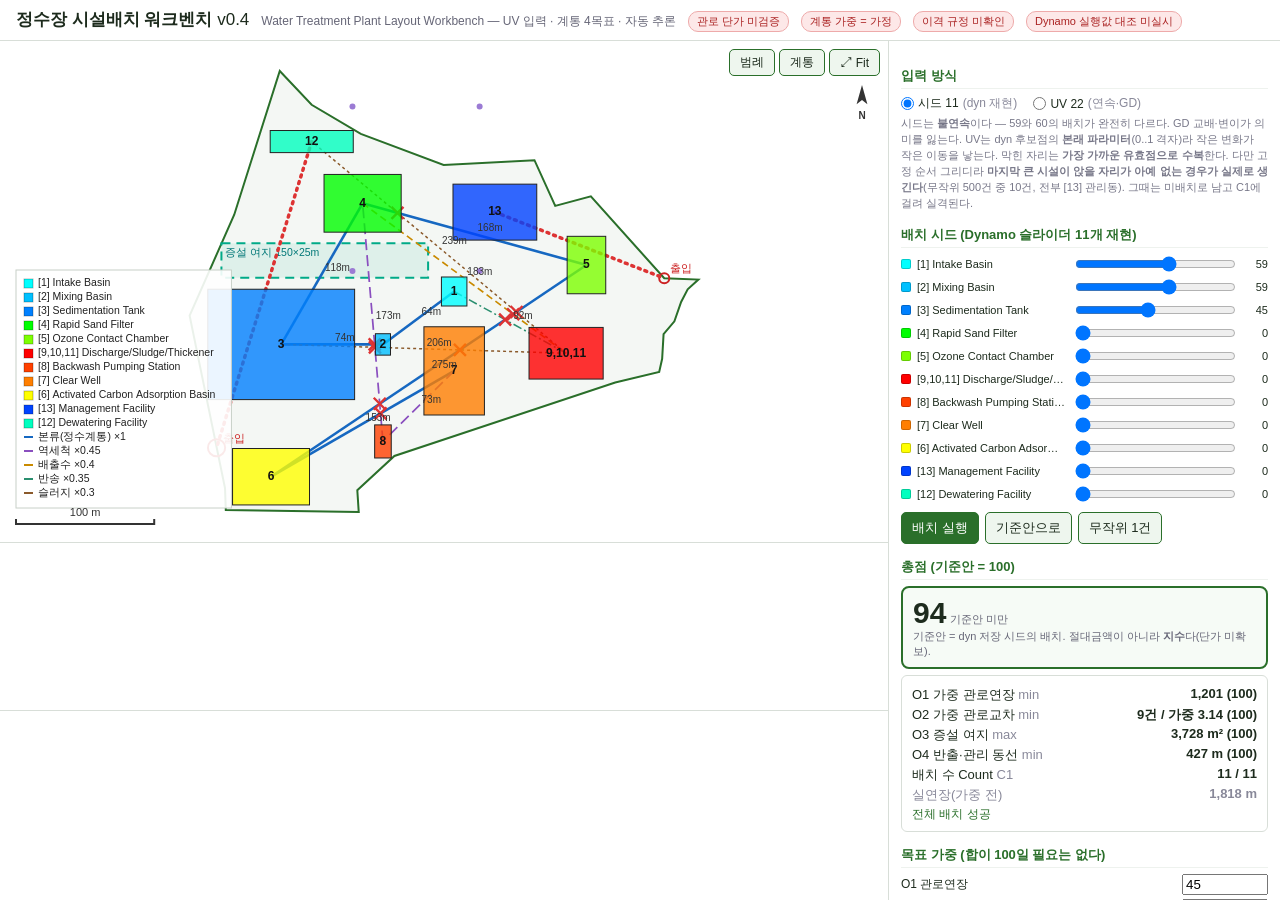
<file: 03_web-workbench/index.html>
<!DOCTYPE html>
<html lang="ko">
<head>
<meta charset="utf-8">
<meta name="viewport" content="width=device-width, initial-scale=1">
<title>정수장 시설배치 워크벤치 v0.4 — WTP Layout Workbench</title>
<style>
  :root { --bg:#ffffff; --ink:#1d2b1d; --line:#d8ded8; --accent:#2a6f2a; }
  * { box-sizing: border-box; }
  html, body { height:100%; }
  body { margin:0; font-family:"Malgun Gothic","Segoe UI",sans-serif; background:var(--bg); color:var(--ink);
         display:flex; flex-direction:column; overflow:hidden; }
  header { flex:0 0 auto; padding:8px 16px; border-bottom:1px solid var(--line); display:flex; align-items:baseline; gap:12px; flex-wrap:wrap; }
  header h1 { font-size:17px; margin:0; }
  header .sub { color:#667; font-size:12px; }
  .badge { font-size:11px; padding:2px 8px; border-radius:10px; background:#fde8e8; color:#a22; border:1px solid #eaa; }
  main { flex:1 1 auto; min-height:0; display:grid; grid-template-columns: 1fr 392px; gap:0; }
  #left { display:flex; flex-direction:column; min-width:0; min-height:0; }
  /* 캔버스는 절대배치로 분리 — width/height 속성 변경이 레이아웃을 다시 키우는 되먹임(상하 밀림) 차단 */
  #planWrap { flex:1 1 auto; min-height:120px; position:relative; overflow:hidden; }
  #plan { position:absolute; inset:0; width:100%; height:100%; display:block; cursor:grab; }
  #plan.panning { cursor:grabbing; }
  #plan.movebox { cursor:move; }
  #planTools { position:absolute; top:8px; right:8px; z-index:2; display:flex; gap:4px; }
  #planTools button { padding:4px 10px; font-size:12px; }
  #pcWrap { flex:0 0 168px; position:relative; border-top:1px solid var(--line); }
  #pcplot { position:absolute; inset:0; width:100%; height:100%; display:block; cursor:crosshair; }
  #galleryWrap { flex:0 0 190px; border-top:1px solid var(--line); overflow-x:auto; overflow-y:hidden;
                 display:flex; align-items:stretch; padding:6px; gap:6px; }
  #gallery { display:flex; gap:6px; }
  .card { border:1px solid var(--line); border-radius:6px; padding:4px; cursor:pointer; background:#fff;
          display:flex; flex-direction:column; align-items:center; font-size:11px; }
  .card:hover { border-color:var(--accent); }
  .card.sel { outline:2px solid #d33; }
  .card.pareto { border-color:#c98a00; background:#fffbf0; }
  .card.disq { opacity:.55; background:#f7f7f7; }
  .card .meta { line-height:1.35; text-align:center; }
  #panel { border-left:1px solid var(--line); padding:12px; overflow-y:auto; font-size:13px; }
  #panel h2 { font-size:13px; margin:14px 0 6px; color:var(--accent); border-bottom:1px solid #eef2ee; padding-bottom:3px; }
  .srow { display:flex; align-items:center; gap:6px; margin:3px 0; }
  .srow label { flex:0 0 150px; font-size:11px; white-space:nowrap; overflow:hidden; text-overflow:ellipsis; }
  .srow input[type=range] { flex:1; min-width:60px; }
  .srow .val { flex:0 0 24px; text-align:right; font-size:11px; }
  .chip { width:10px; height:10px; border-radius:2px; border:1px solid #0003; flex:0 0 10px; }
  /* UV 입력 — 박스마다 2줄 */
  .uvbox { border:1px solid #eef2ee; border-radius:5px; padding:4px 6px; margin:4px 0; }
  .uvhead { display:flex; align-items:center; gap:6px; font-size:11px; }
  .uvhead .nm { flex:1; white-space:nowrap; overflow:hidden; text-overflow:ellipsis; }
  .uvhead .rot { font-size:10px; color:#667; display:flex; align-items:center; gap:2px; }
  .uvline { display:flex; align-items:center; gap:4px; margin-top:2px; }
  .uvline span.k { font-size:10px; color:#778; width:9px; }
  .uvline input[type=range] { flex:1; min-width:40px; }
  .uvline input[type=number] { width:52px; font-size:11px; }
  .prow { display:flex; align-items:center; gap:6px; margin:4px 0; }
  .prow label { flex:1; font-size:12px; }
  .prow input, .prow select { width:86px; }
  .prow input[type=checkbox] { width:auto; }
  /* 입력 방식 라디오 — .prow의 label{flex:1}을 쓰면 두 줄로 찢어진다(헤드리스 캡처에서 실검출) */
  .moderow { display:flex; gap:16px; align-items:center; margin:4px 0; }
  .moderow label { display:flex; align-items:center; gap:4px; font-size:12px; white-space:nowrap; }
  .moderow input[type=radio] { width:auto; margin:0; }
  button { padding:6px 10px; border:1px solid var(--accent); background:#eef6ee; color:var(--ink);
           border-radius:5px; cursor:pointer; font-size:13px; }
  button:hover { background:#dfeedf; }
  button.primary { background:var(--accent); color:#fff; }
  button.small { padding:4px 8px; font-size:12px; }
  button:disabled { opacity:.5; cursor:default; }
  .outbox { border:1px solid var(--line); border-radius:6px; padding:8px 10px; margin-top:6px; }
  .outbox .row { display:flex; justify-content:space-between; margin:2px 0; }
  .outbox .row b { font-variant-numeric: tabular-nums; }
  .totalbox { border:2px solid var(--accent); border-radius:8px; padding:8px 10px; margin-top:6px; background:#f6fbf6; }
  .totalbox .big { font-size:30px; font-weight:700; font-variant-numeric:tabular-nums; line-height:1.1; }
  .totalbox .big.disq { color:#a22; font-size:20px; }
  .totalbox .cap { font-size:11px; color:#667; }
  .warn { color:#a22; font-size:12px; }
  .ok { color:#2a6f2a; }
  .bad { color:#a22; }
  .dim { color:#889; }
  .hint { font-size:11px; color:#778; margin:4px 0 0; line-height:1.45; }
  footer.note { font-size:11px; color:#778; line-height:1.5; margin-top:14px; border-top:1px dashed var(--line); padding-top:8px; }
  /* 추론 */
  #reason .sec { border:1px solid var(--line); border-radius:6px; margin:6px 0; overflow:hidden; }
  #reason .sec > summary { cursor:pointer; padding:5px 8px; font-size:12px; font-weight:600; background:#f5f8f5; list-style:none; }
  #reason .sec > summary::-webkit-details-marker { display:none; }
  #reason .sec > summary::before { content:"▸ "; color:#789; }
  #reason .sec[open] > summary::before { content:"▾ "; }
  #reason .sec.bad > summary { background:#fdecec; color:#a22; }
  #reason .body { padding:6px 9px; font-size:11.5px; line-height:1.6; }
  #reason .body p { margin:3px 0; }
  #reason table { width:100%; border-collapse:collapse; font-size:11px; }
  #reason th, #reason td { border-bottom:1px solid #eef2ee; padding:2px 3px; text-align:right; }
  #reason th:first-child, #reason td:first-child { text-align:left; }
  #reason th { color:#667; font-weight:600; }
  #optlog { height:132px; overflow-y:auto; border:1px solid var(--line); border-radius:5px; padding:5px 7px;
            font-size:10.5px; line-height:1.55; background:#fcfdfc; font-variant-numeric:tabular-nums; }
  #optlog .acc { color:#1a5c1a; }
  #optlog .hd { color:#667; }
  @media (max-width: 980px) { body { overflow:auto; } main { grid-template-columns: 1fr; }
    #planWrap { min-height:320px; } #panel { border-left:none; border-top:1px solid var(--line); } }
</style>
</head>
<body>
<header>
  <h1>정수장 시설배치 워크벤치 <span style="font-weight:normal">v0.4</span></h1>
  <span class="sub">Water Treatment Plant Layout Workbench — UV 입력 · 계통 4목표 · 자동 추론</span>
  <span class="badge">관로 단가 미검증</span>
  <span class="badge">계통 가중 = 가정</span>
  <span class="badge">이격 규정 미확인</span>
  <span class="badge">Dynamo 실행값 대조 미실시</span>
</header>
<main>
  <div id="left">
    <div id="planWrap">
      <canvas id="plan" title="휠=줌 · 드래그=이동 · (UV 모드) 박스를 끌면 그 시설의 UV가 바뀐다"></canvas>
      <div id="planTools">
        <button id="btnLegend" title="시설 범례 표시/숨김">범례</button>
        <button id="btnLayers" title="계통·증설·동선 표시 전환">계통</button>
        <button id="btnFit" title="형상을 화면에 맞춤 (휠 줌·드래그 이동 후 복귀)">⤢ Fit</button>
      </div>
    </div>
    <div id="pcWrap">
      <canvas id="pcplot" title="평행좌표 — 축 위를 세로로 드래그하면 그 범위만 남는다(브러시). 축을 클릭하면 해제."></canvas>
    </div>
    <div id="galleryWrap"><div id="gallery"></div></div>
  </div>
  <div id="panel">

    <h2>입력 방식</h2>
    <div class="moderow">
      <label><input type="radio" name="mode" id="modeSeed" value="seed" checked> 시드 11 <span class="dim">(dyn 재현)</span></label>
      <label><input type="radio" name="mode" id="modeUv" value="uv"> UV 22 <span class="dim">(연속·GD)</span></label>
    </div>
    <p class="hint" id="modeHint">시드는 <b>불연속</b>이다 — 59와 60의 배치가 완전히 다르다. GD 교배·변이가 의미를 잃는다.
      UV는 dyn 후보점의 <b>본래 파라미터</b>(0..1 격자)라 작은 변화가 작은 이동을 낳는다.
      막힌 자리는 <b>가장 가까운 유효점으로 수복</b>한다. 다만 고정 순서 그리디라 <b>마지막 큰 시설이 앉을 자리가 아예 없는 경우가 실제로 생긴다</b>(무작위 500건 중 10건, 전부 [13] 관리동). 그때는 미배치로 남고 C1에 걸려 실격된다.</p>

    <h2 id="inTitle">배치 시드 (Dynamo 슬라이더 11개 재현)</h2>
    <div id="sliders"></div>
    <div id="uvinputs" style="display:none"></div>
    <div style="display:flex; gap:6px; margin-top:8px; flex-wrap:wrap">
      <button id="btnRun" class="primary">배치 실행</button>
      <button id="btnReset">기준안으로</button>
      <button id="btnRandom">무작위 1건</button>
    </div>

    <h2>총점 (기준안 = 100)</h2>
    <div class="totalbox">
      <div><span class="big" id="outTotal">–</span> <span class="cap" id="outTotalCap"></span></div>
      <div class="cap" id="outTotalSub">기준안 = dyn 저장 시드의 배치. 절대금액이 아니라 <b>지수</b>다(단가 미확보).</div>
    </div>
    <div class="outbox">
      <div class="row"><span>O1 가중 관로연장 <span class="dim">min</span></span><b id="outO1">–</b></div>
      <div class="row"><span>O2 가중 관로교차 <span class="dim">min</span></span><b id="outO2">–</b></div>
      <div class="row"><span>O3 증설 여지 <span class="dim">max</span></span><b id="outO3">–</b></div>
      <div class="row"><span>O4 반출·관리 동선 <span class="dim">min</span></span><b id="outO4">–</b></div>
      <div class="row"><span>배치 수 Count <span class="dim">C1</span></span><b id="outCount">–</b></div>
      <div class="row"><span class="dim">실연장(가중 전)</span><b id="outRaw" class="dim">–</b></div>
      <div id="outFailed" class="ok" style="font-size:12px"></div>
    </div>

    <h2>목표 가중 (합이 100일 필요는 없다)</h2>
    <div class="prow"><label>O1 관로연장</label><input id="wO1" type="number" min="0" max="100" step="5" value="45"></div>
    <div class="prow"><label>O2 관로교차</label><input id="wO2" type="number" min="0" max="100" step="5" value="15"></div>
    <div class="prow"><label>O3 증설 여지</label><input id="wO3" type="number" min="0" max="100" step="5" value="20"></div>
    <div class="prow"><label>O4 반출·동선</label><input id="wO4" type="number" min="0" max="100" step="5" value="20"></div>
    <div class="prow"><label>감점 C5 역행 1건당</label><input id="pRev" type="number" min="0" max="50" step="1" value="3"></div>
    <div class="prow"><label>감점 C6 이격미달 1건당</label><input id="pHaz" type="number" min="0" max="50" step="1" value="5"></div>

    <h2>계통·평가 설정</h2>
    <div class="prow"><label>연결망</label>
      <select id="netSel">
        <option value="v2">계통 v2 (L1~L12+동선)</option>
        <option value="dyn">dyn 원본 8쌍</option>
      </select></div>
    <div class="prow"><label>길이 측정</label>
      <select id="measure">
        <option value="center">중심간 (dyn 재현)</option>
        <option value="edge">면-사이 (실관로에 가까움)</option>
      </select></div>
    <div class="prow"><label>증설 판정 격자 N</label><input id="expGridN" type="number" min="24" max="128" step="8" value="64"></div>
    <div class="prow"><label>C6 안전이격 임계 (m)</label><input id="hazMin" type="number" min="0" step="10" placeholder="미설정"></div>
    <p class="hint">계통 v2 = 본류 6 + 역세 2 + 배출수·슬러지 3 + 반송 1 + 동선 2.
      dyn 8쌍에는 <b>[8] 역세척펌프장과 [13] 관리동이 없어</b> 두 시설이 어디에 놓이든 점수가 변하지 않는다.
      계통 v2로 바꾸면 11개 시설 전부가 채점에 참여한다.</p>

    <h2>배치 파라미터</h2>
    <div class="prow"><label>후보점 그리드 N×N (dyn: 51)</label><input id="gridN" type="number" min="11" max="101" step="2" value="51"></div>
    <div class="prow"><label>제외영역 이격 (m, dyn: 10~15)</label><input id="clearance" type="number" min="0" max="50" step="1" value="10"></div>
    <div class="prow"><label>90° 회전 허용 <span class="dim">(UV 모드)</span></label><input id="allowRot" type="checkbox"></div>
    <div class="prow"><label>비용 단가 (원/m) <span class="warn">미검증</span></label><input id="costRate" type="number" min="0" step="100" value="1"></div>

    <h2>대안 탐색 (GD Randomize 재현)</h2>
    <div class="prow"><label>생성 개수</label><input id="altCount" type="number" min="1" max="200" value="30"></div>
    <div class="prow"><label>탐색 시드 <span class="dim">(재현용)</span></label><input id="searchSeed" type="number" min="0" step="1" value="1"></div>
    <div class="prow"><label>정렬</label>
      <select id="sortKey">
        <option value="total">총점↑</option>
        <option value="o1">O1 관로연장↓</option>
        <option value="o3">O3 증설여지↑</option>
        <option value="o4">O4 동선↓</option>
        <option value="count">Count↓</option>
      </select>
    </div>
    <button id="btnGen" class="primary" style="width:100%; margin-top:4px">대안 생성 → 갤러리·평행좌표</button>

    <h2>자동 개선 — 스스로 고쳐 가는 과정</h2>
    <div class="prow"><label>반복 수</label><input id="optIters" type="number" min="20" max="4000" step="20" value="400"></div>
    <div class="prow"><label>시작 보폭 (UV)</label><input id="optStep" type="number" min="0.02" max="0.5" step="0.02" value="0.14"></div>
    <div style="display:flex; gap:6px; flex-wrap:wrap; margin-bottom:6px">
      <button id="btnOpt" class="primary">▶ 자동 개선 시작</button>
      <button id="btnOptStop" disabled>■ 정지</button>
      <button id="btnOptBest" disabled>최고안 적용</button>
    </div>
    <div id="optlog"><span class="hd">아직 돌리지 않았다. 시작하면 <b>받아들인 수(手)</b>마다 무엇을 왜 바꿨는지 한 줄씩 쌓인다.</span></div>
    <p class="hint">UV 모드에서만 동작한다(시드는 연속이 아니라 언덕오르기가 성립하지 않는다).
      수(手)는 셋이다 — <b>이동</b>(한 시설 흔들기) · <b>교환</b>(두 시설 자리 맞바꾸기) · <b>회전</b>(90°).
      총점이 오를 때만 받아들이고, 보폭은 갈수록 줄인다.
      <b>언덕오르기라 전역 최적을 보장하지 않는다</b> — 시작점을 바꿔 두세 번 돌려 비교하라.</p>

    <h2>추론 — 왜 이 점수인가</h2>
    <div id="reason"></div>

    <h2>대안 걸러보기 (GD Outcome 필터 재현)</h2>
    <div class="prow"><label><input id="paretoOnly" type="checkbox"> 파레토 대안만 보기</label></div>
    <div class="prow"><label><input id="hideDisq" type="checkbox" checked> 실격 대안 숨기기</label></div>
    <div class="prow"><label><input id="showInputAxes" type="checkbox"> 평행좌표에 입력축도 표시</label></div>
    <div class="prow"><label>표시 중</label><b id="filterCount" style="font-variant-numeric:tabular-nums">–</b></div>
    <button id="btnClearBrush" class="small" style="width:100%">평행좌표 필터 전체 해제</button>
    <p class="hint"><b>평행좌표 축을 세로로 드래그</b>하면 그 구간의 대안만 남는다(브러시 필터). 축을 <b>클릭</b>하면 풀린다.<br>
      파레토 = <b>O1↓ O2↓ O3↑ O4↓ 네 축 동시</b>로 다른 어떤 대안에도 지지 않는 대안(비지배해). 갤러리에서 노란 테두리 + ★.</p>

    <h2>내보내기 (→ Dynamo 재입력 / 보고서)</h2>
    <div style="display:flex; gap:6px; flex-wrap:wrap">
      <button id="btnCsv" class="small">대안표 CSV</button>
      <button id="btnJson" class="small">선택 대안 JSON</button>
      <button id="btnPng" class="small">평면 PNG</button>
      <button id="btnReport" class="small">추론 리포트 MD</button>
      <button id="btnLink" class="small">퍼머링크 복사</button>
    </div>
    <p class="hint" id="exportMsg">CSV = 표시 중인 대안 전부(입력 + O1~O4 + 총점 + 파레토/실격).
      JSON = 선택 대안 1건의 박스 중심좌표(mm)·링크·목표·제약까지 — Dynamo에 좌표로 되먹일 수 있는 형식.
      MD = 지금 추론 패널 내용을 그대로 문서로. 퍼머링크 = 현재 입력·설정이 담긴 URL.</p>

    <footer class="note">
      데이터: Dynamo 그래프 <i>2500726 정수장 python 최적화 v1.dyn</i>의 Remember 캐시 직독
      (대지경계·시설 박스 11종·출입). 시설명은 AU 2025 발표
      <i>Water Treatment Plant Design with Generative Design</i> 기준. 교육용 샘플이며 실제 시설이 아님.<br>
      ★계통 v2(L1~L12)는 dyn·PPT 어디에도 없는 링크 4건을 <b>공정 지식으로 추가한 가정</b>이다
      (역세 2·반송 1·착수정→혼화 1). 계통별 가중·안전이격·최소이격 수치도 <b>미검증 가정</b>이며,
      실단가·규정 원문 입수 시 교체해야 한다. 자세한 근거는 <i>docs/optimization-plan_v04.md</i>.<br>
      ★사양 이식 한계: Dynamo List.Shuffle은 시드가 없어 실행마다 다르다. 여기서는 결정적 셔플로
      대체했으므로 같은 시드는 항상 같은 배치를 낸다. Dynamo 실행값과의 수치 대조는 미실시.
    </footer>
  </div>
</main>
<script src="js/data.js?v=0.4"></script>
<script src="js/network.js?v=0.4"></script>
<script src="js/engine.js?v=0.4"></script>
<script src="js/score.js?v=0.4"></script>
<script src="js/reason.js?v=0.4"></script>
<script src="js/app.js?v=0.4"></script>
</body>
</html>
</file>
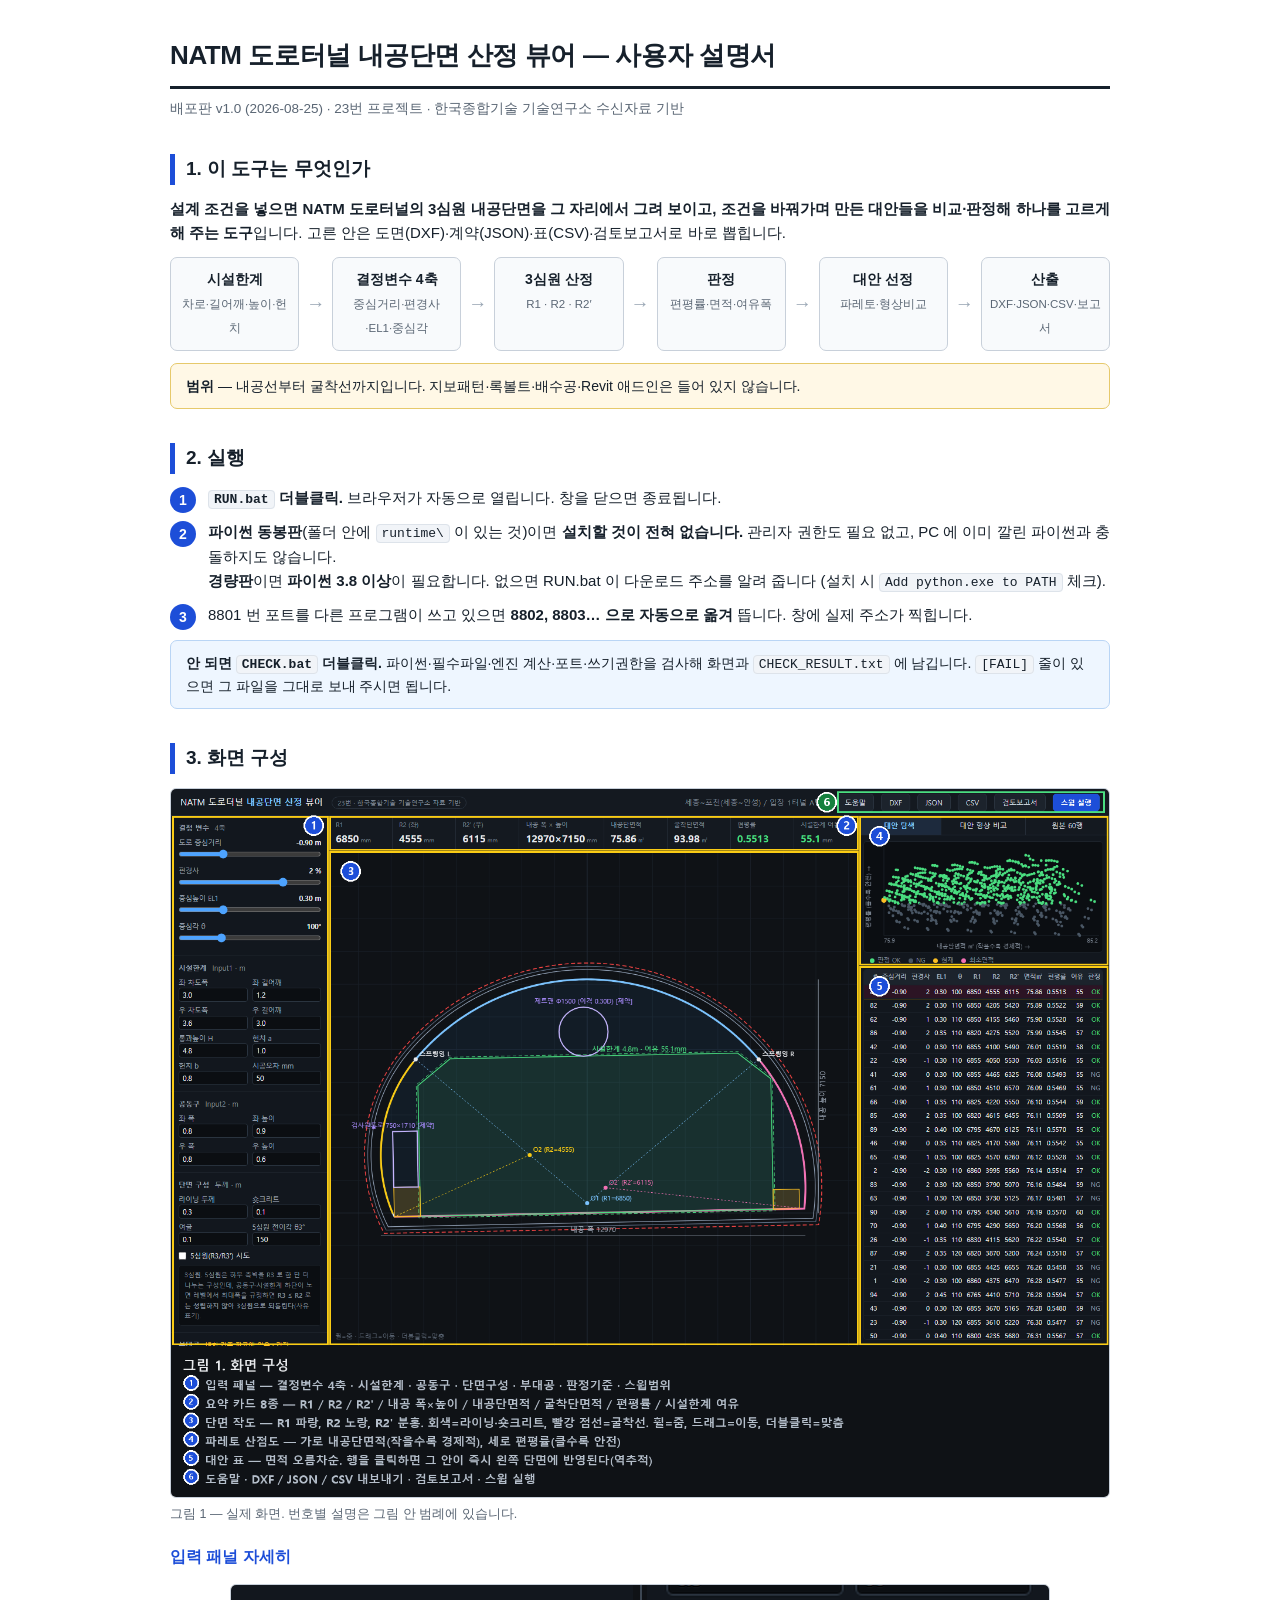
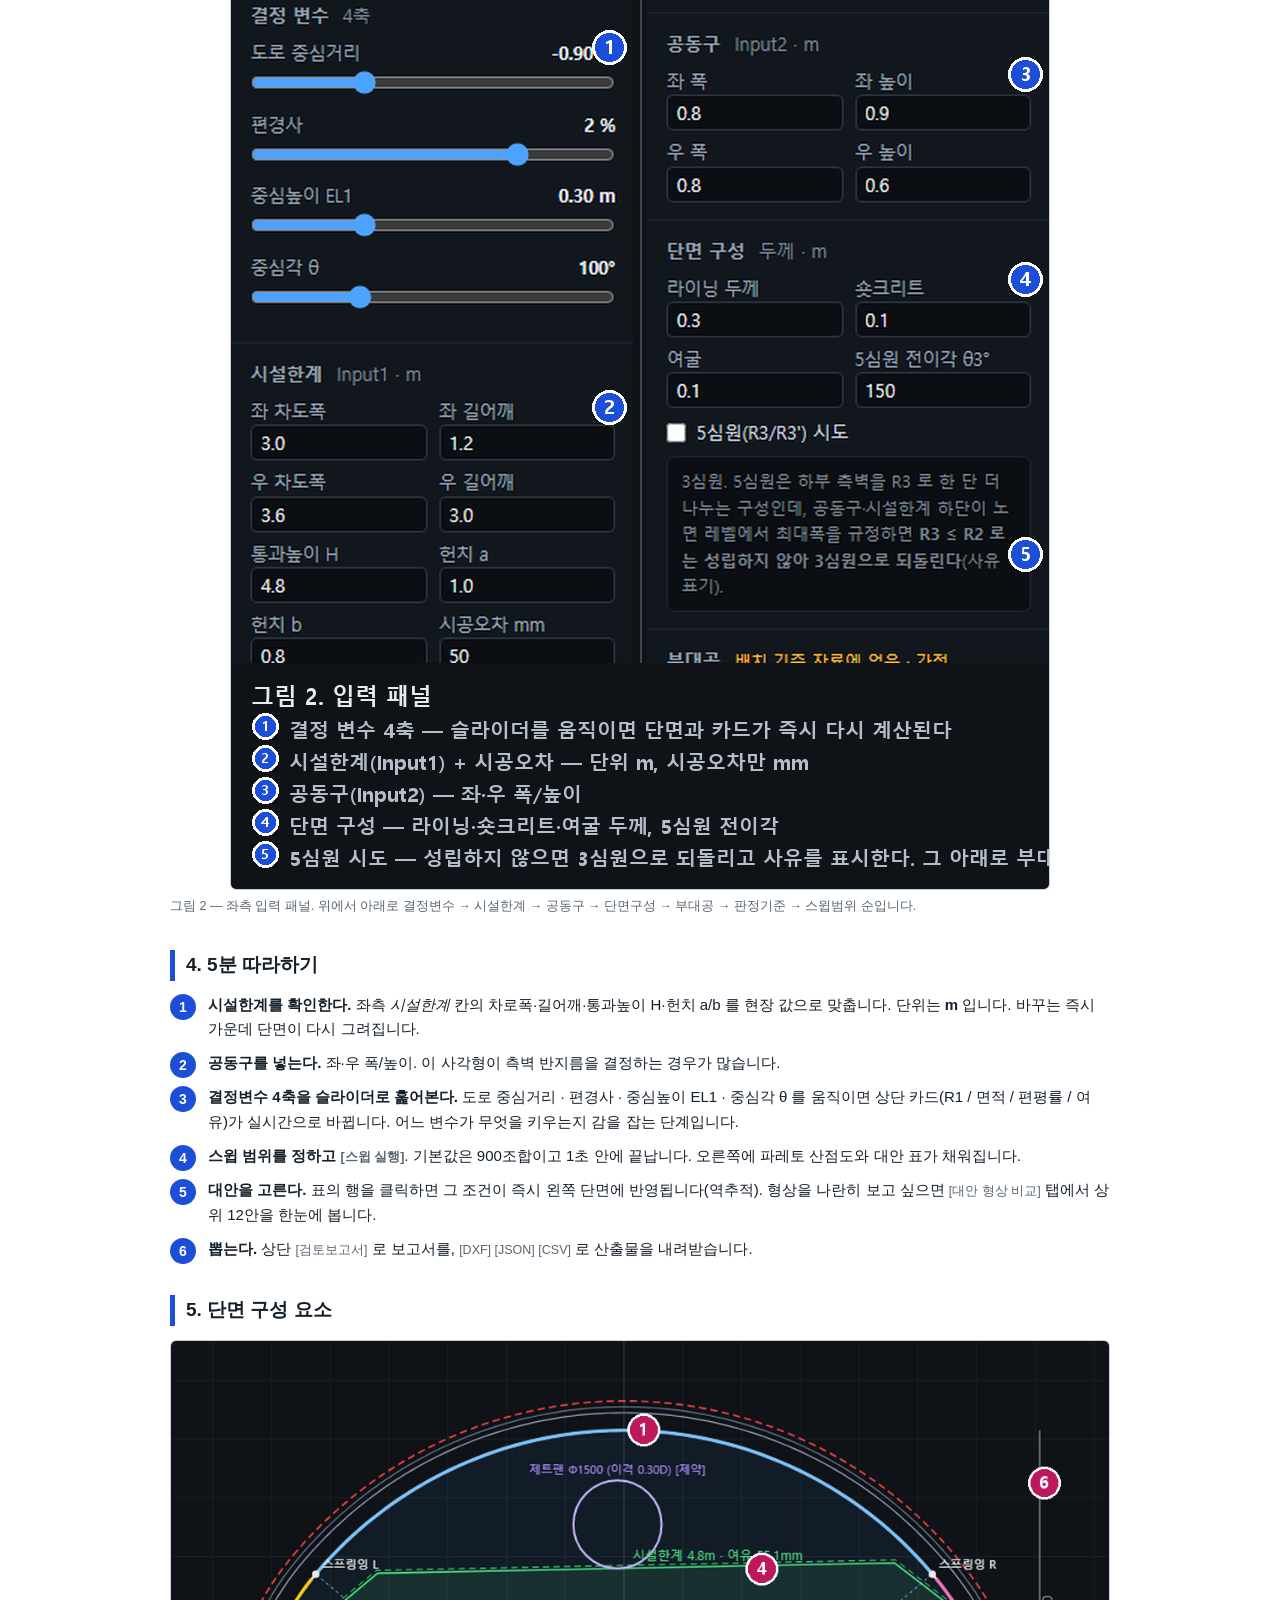
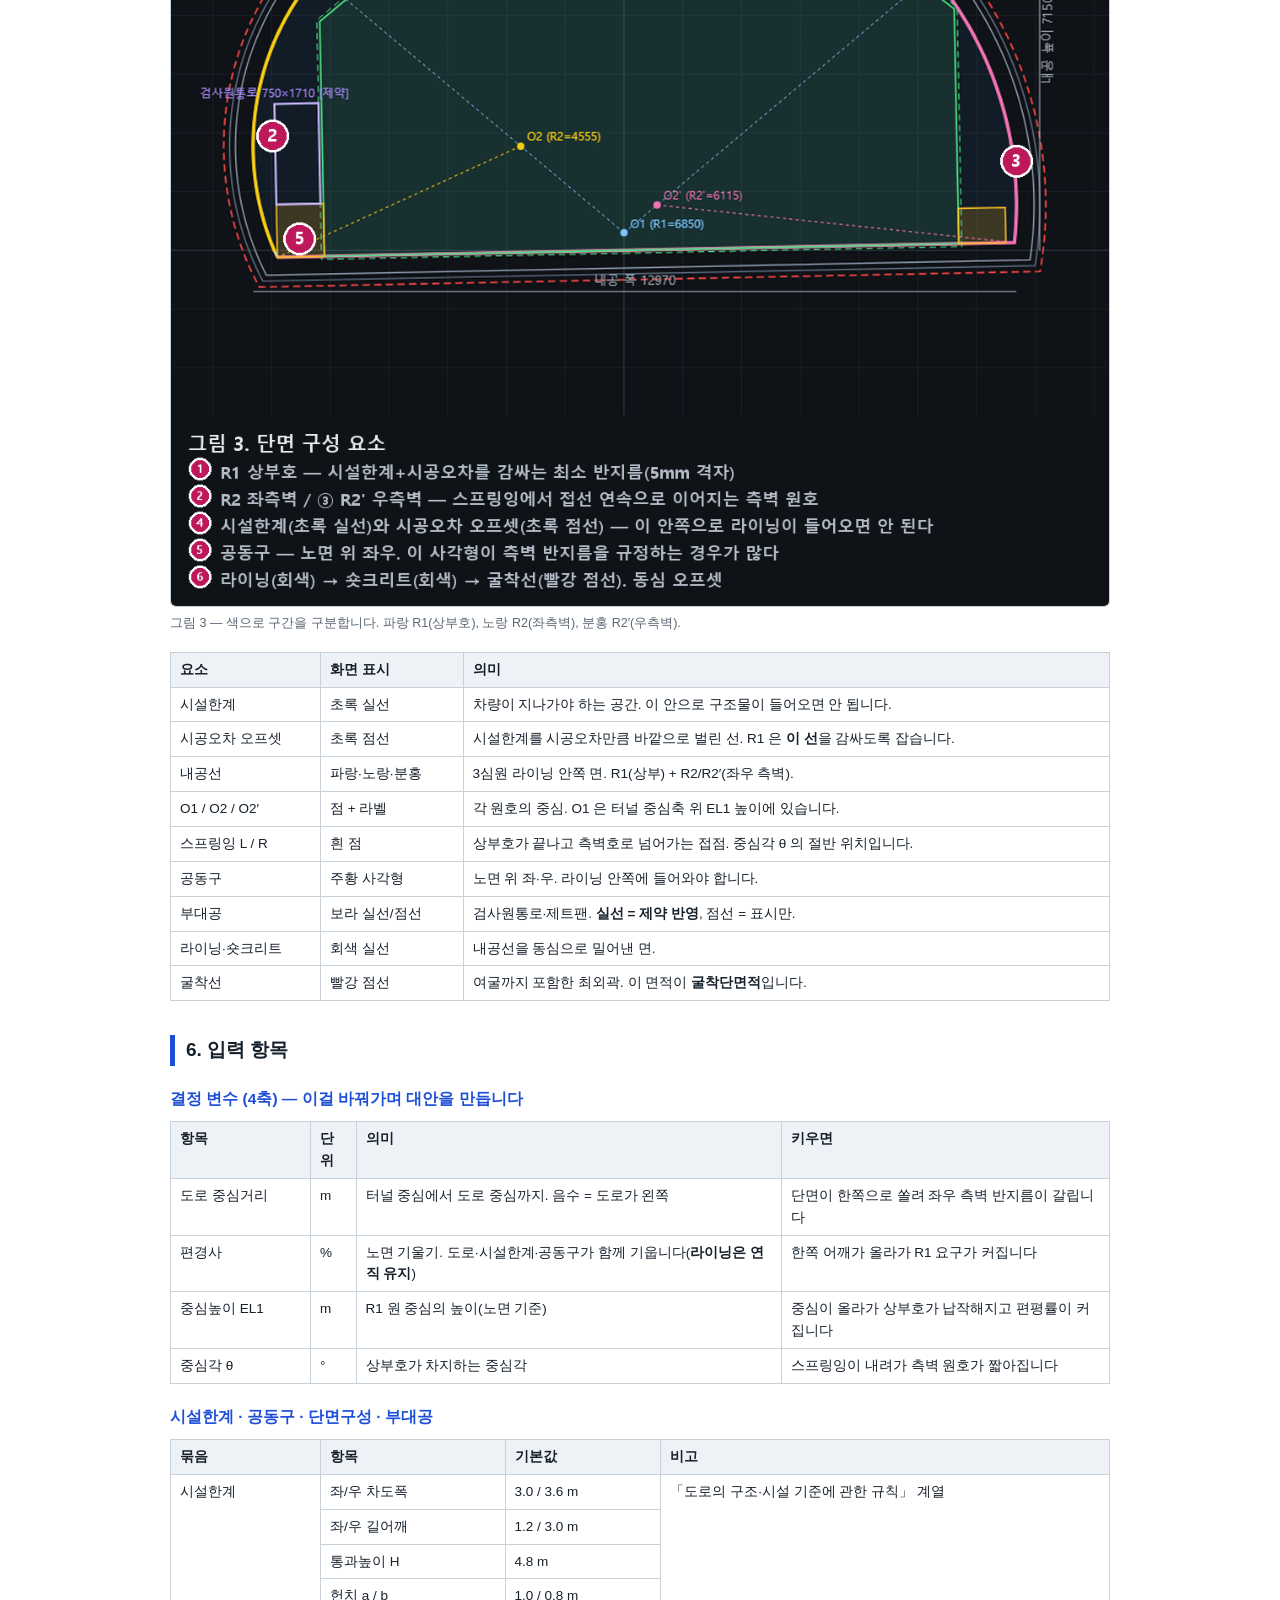
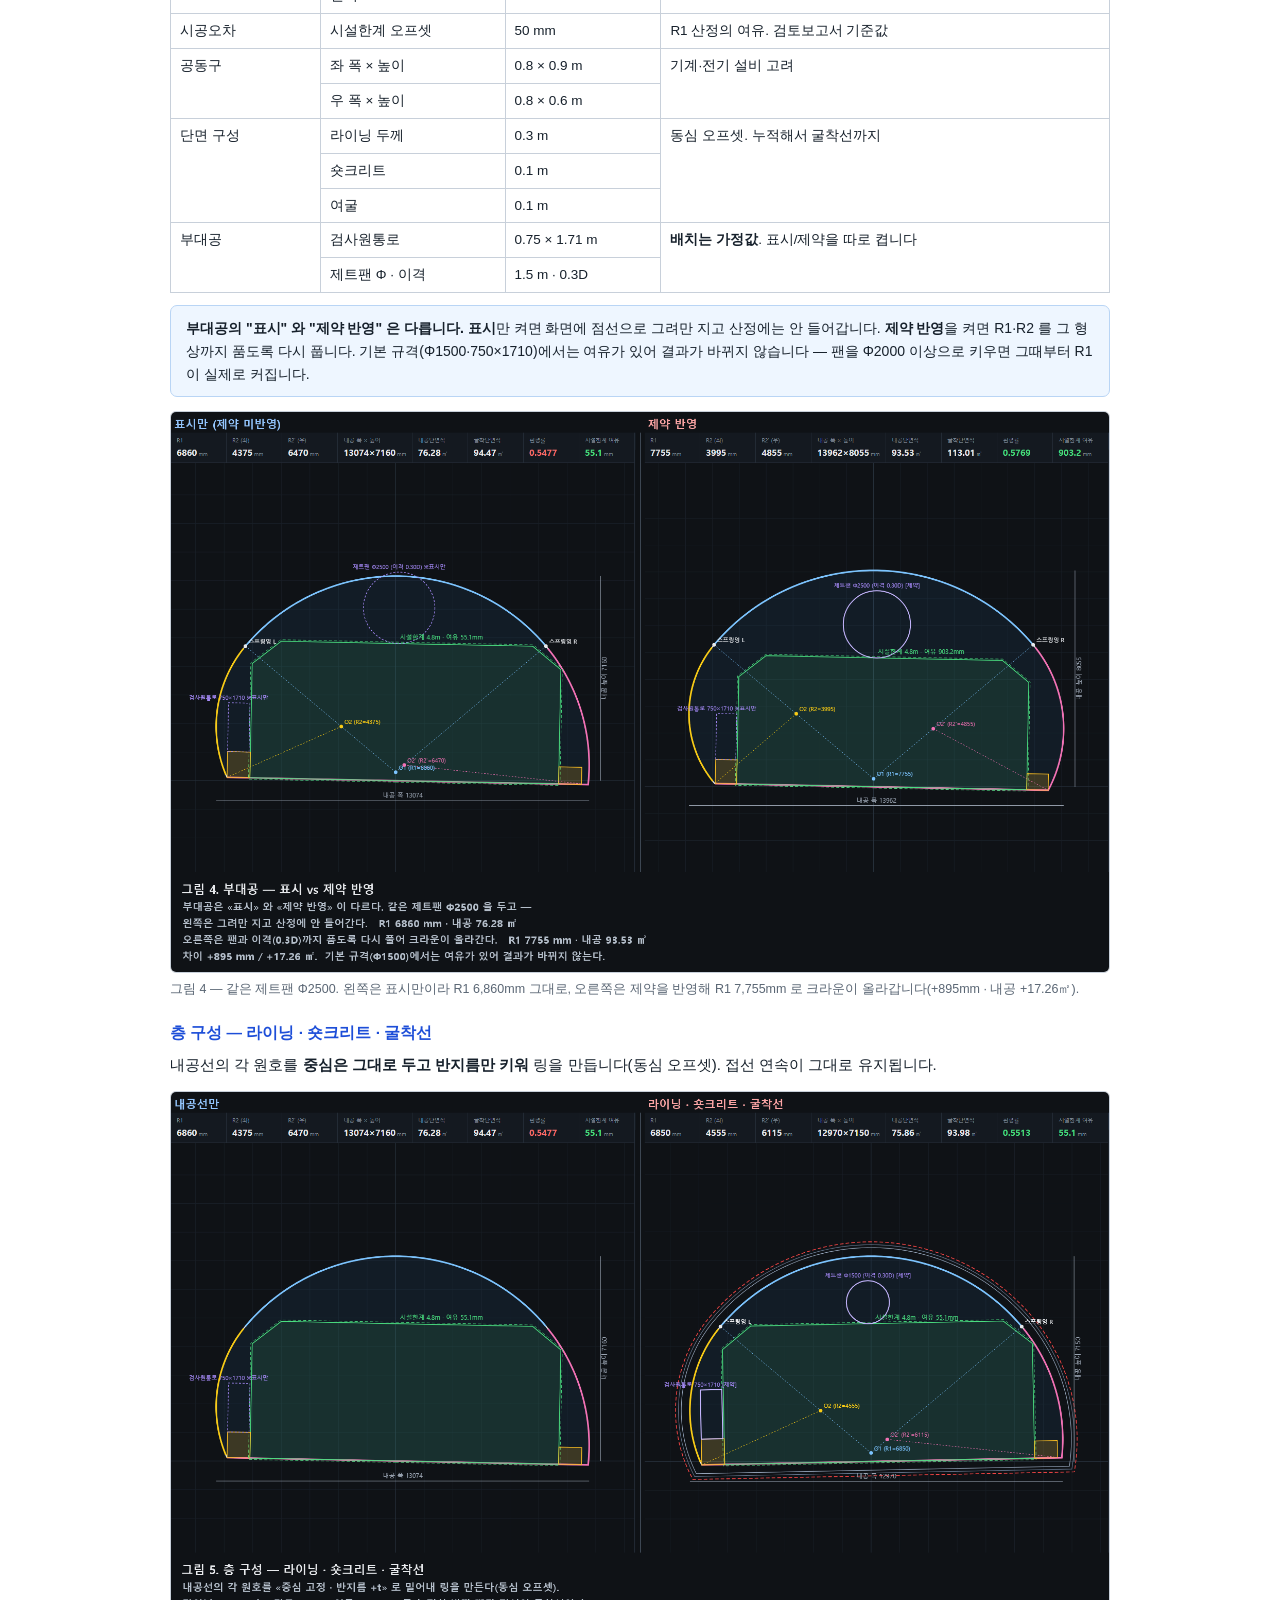
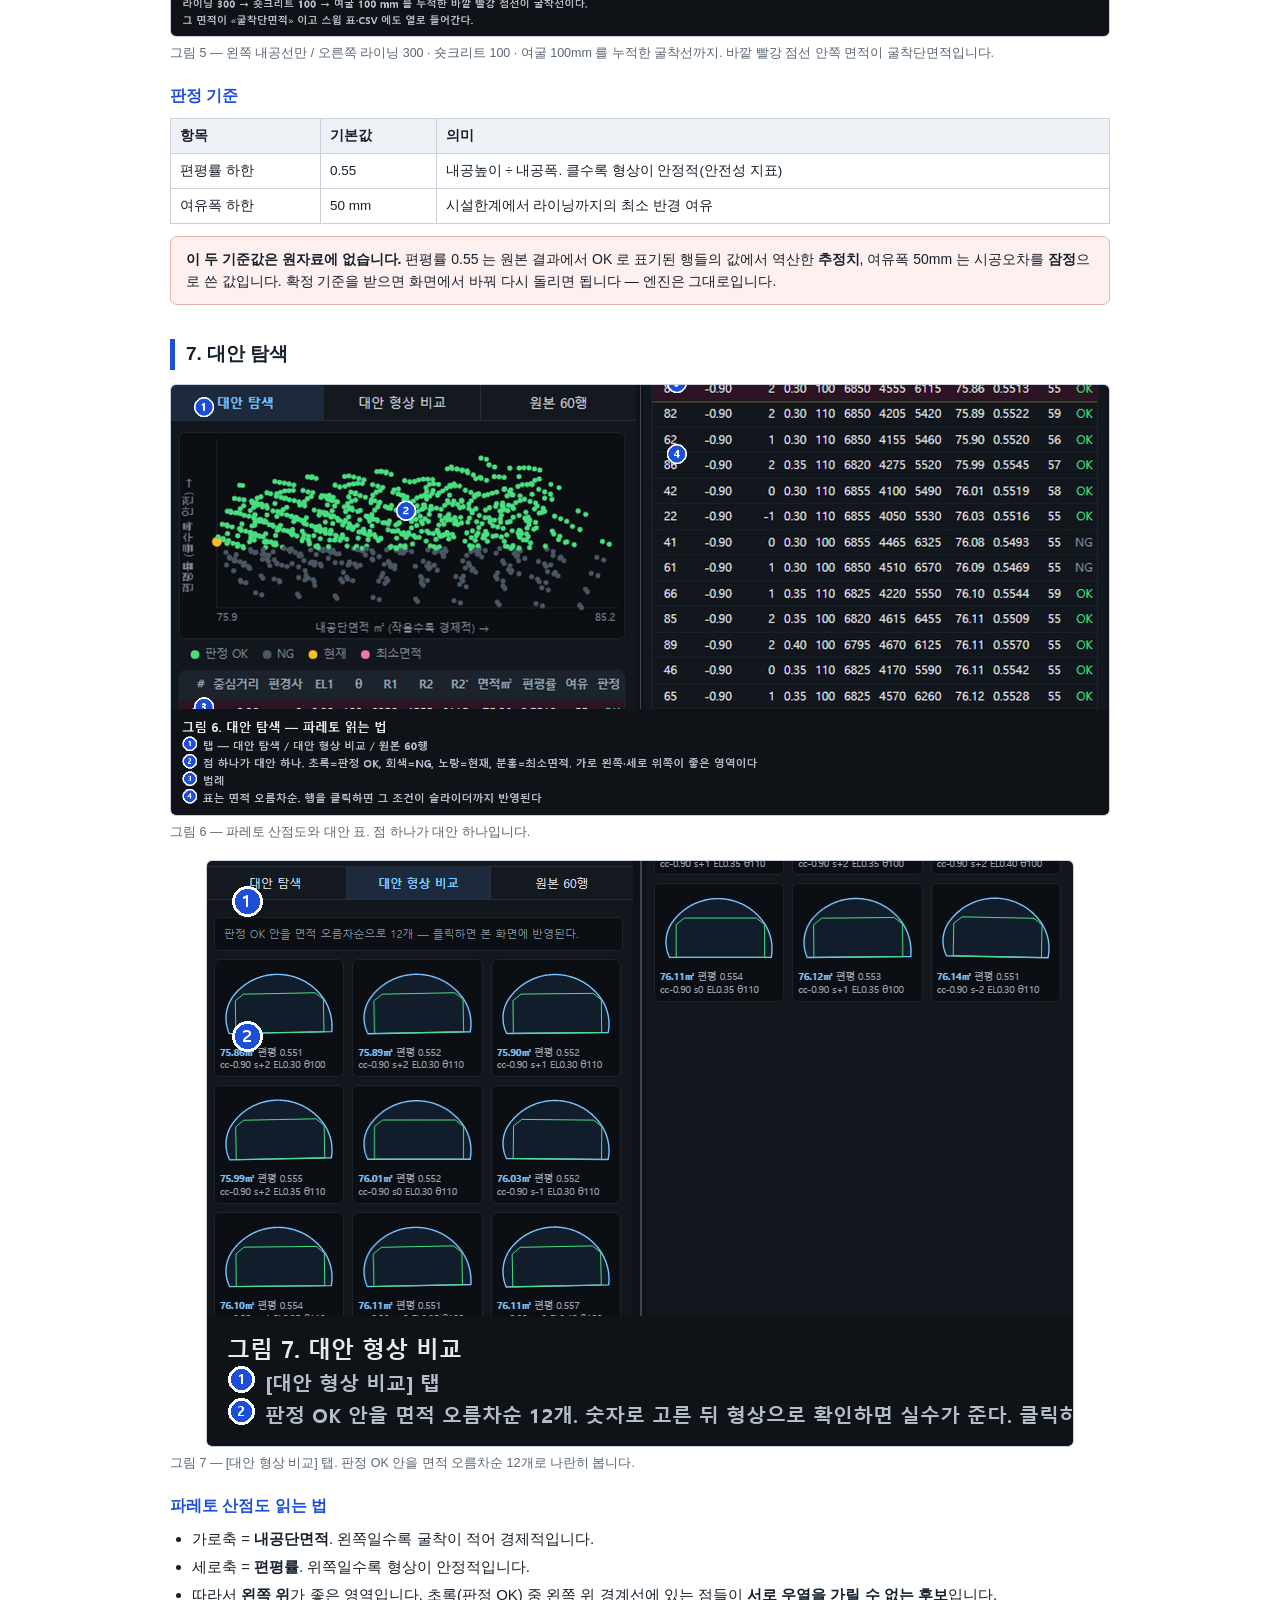
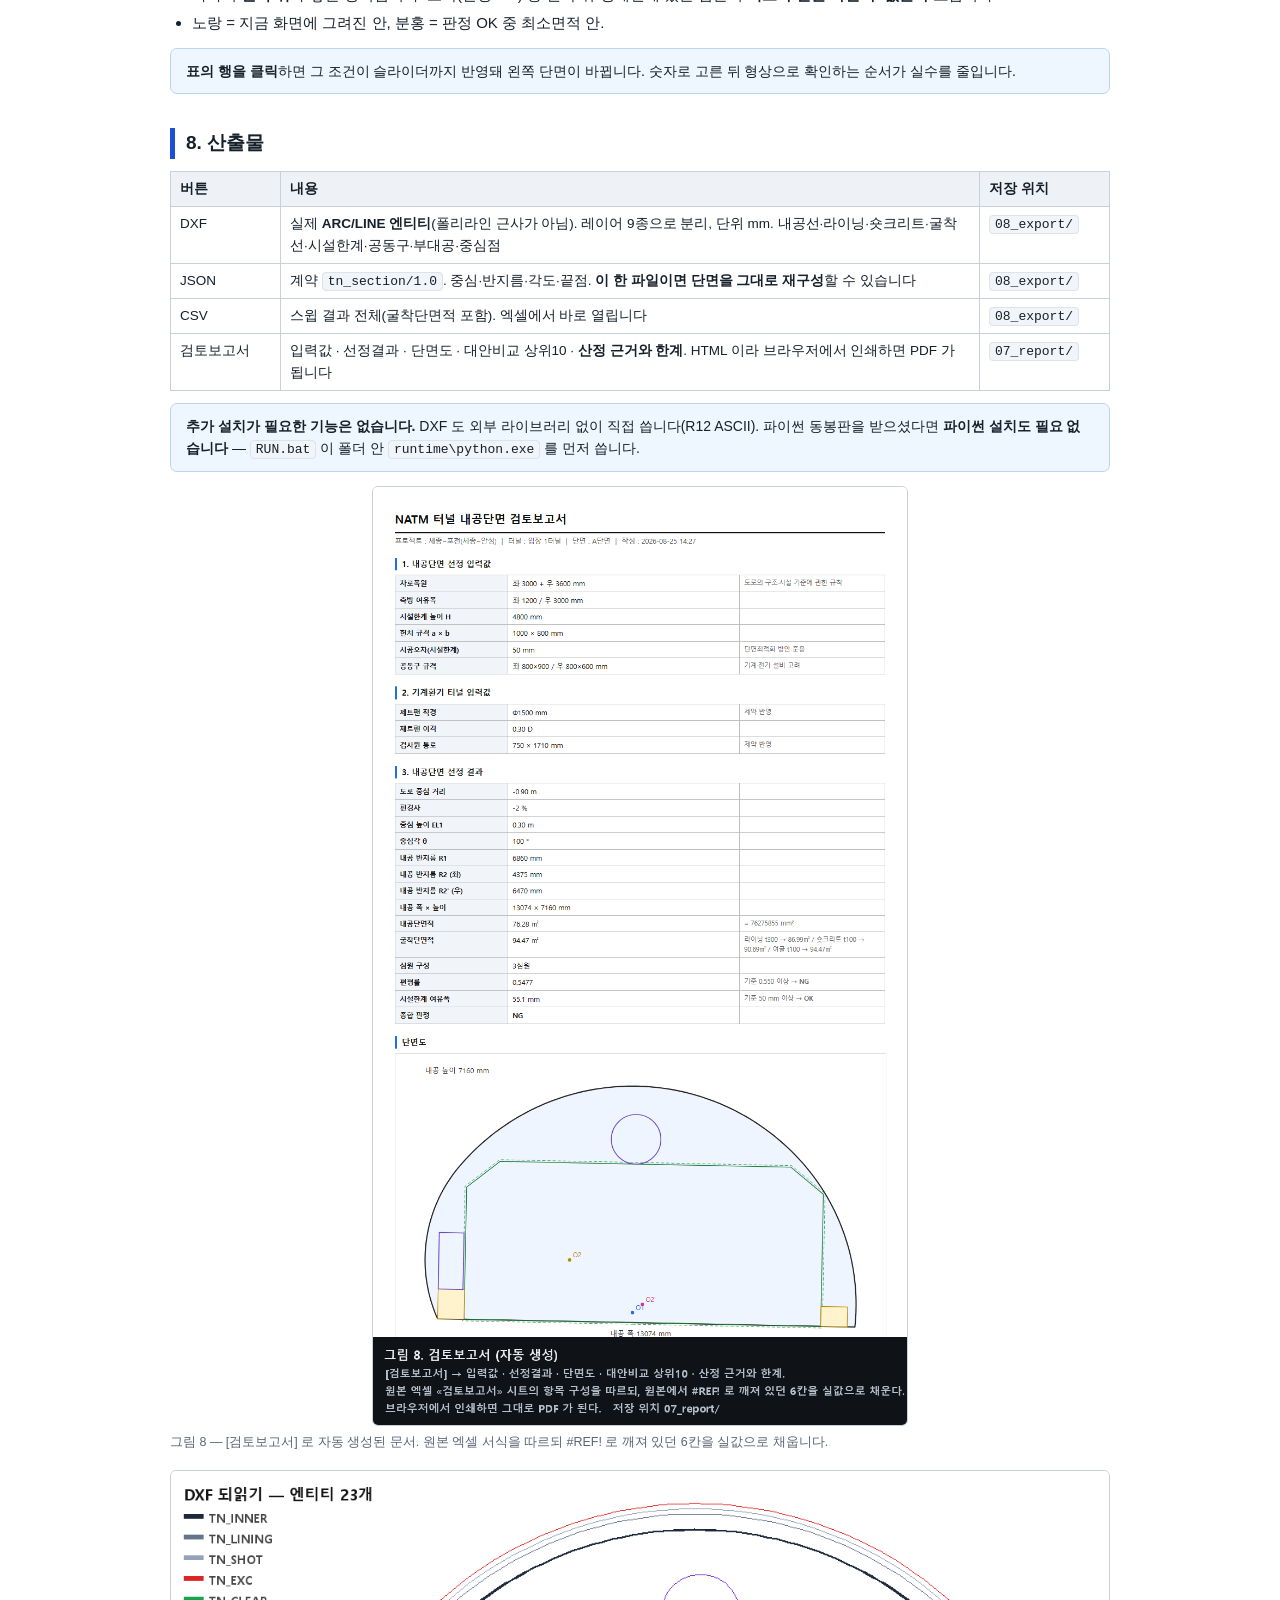
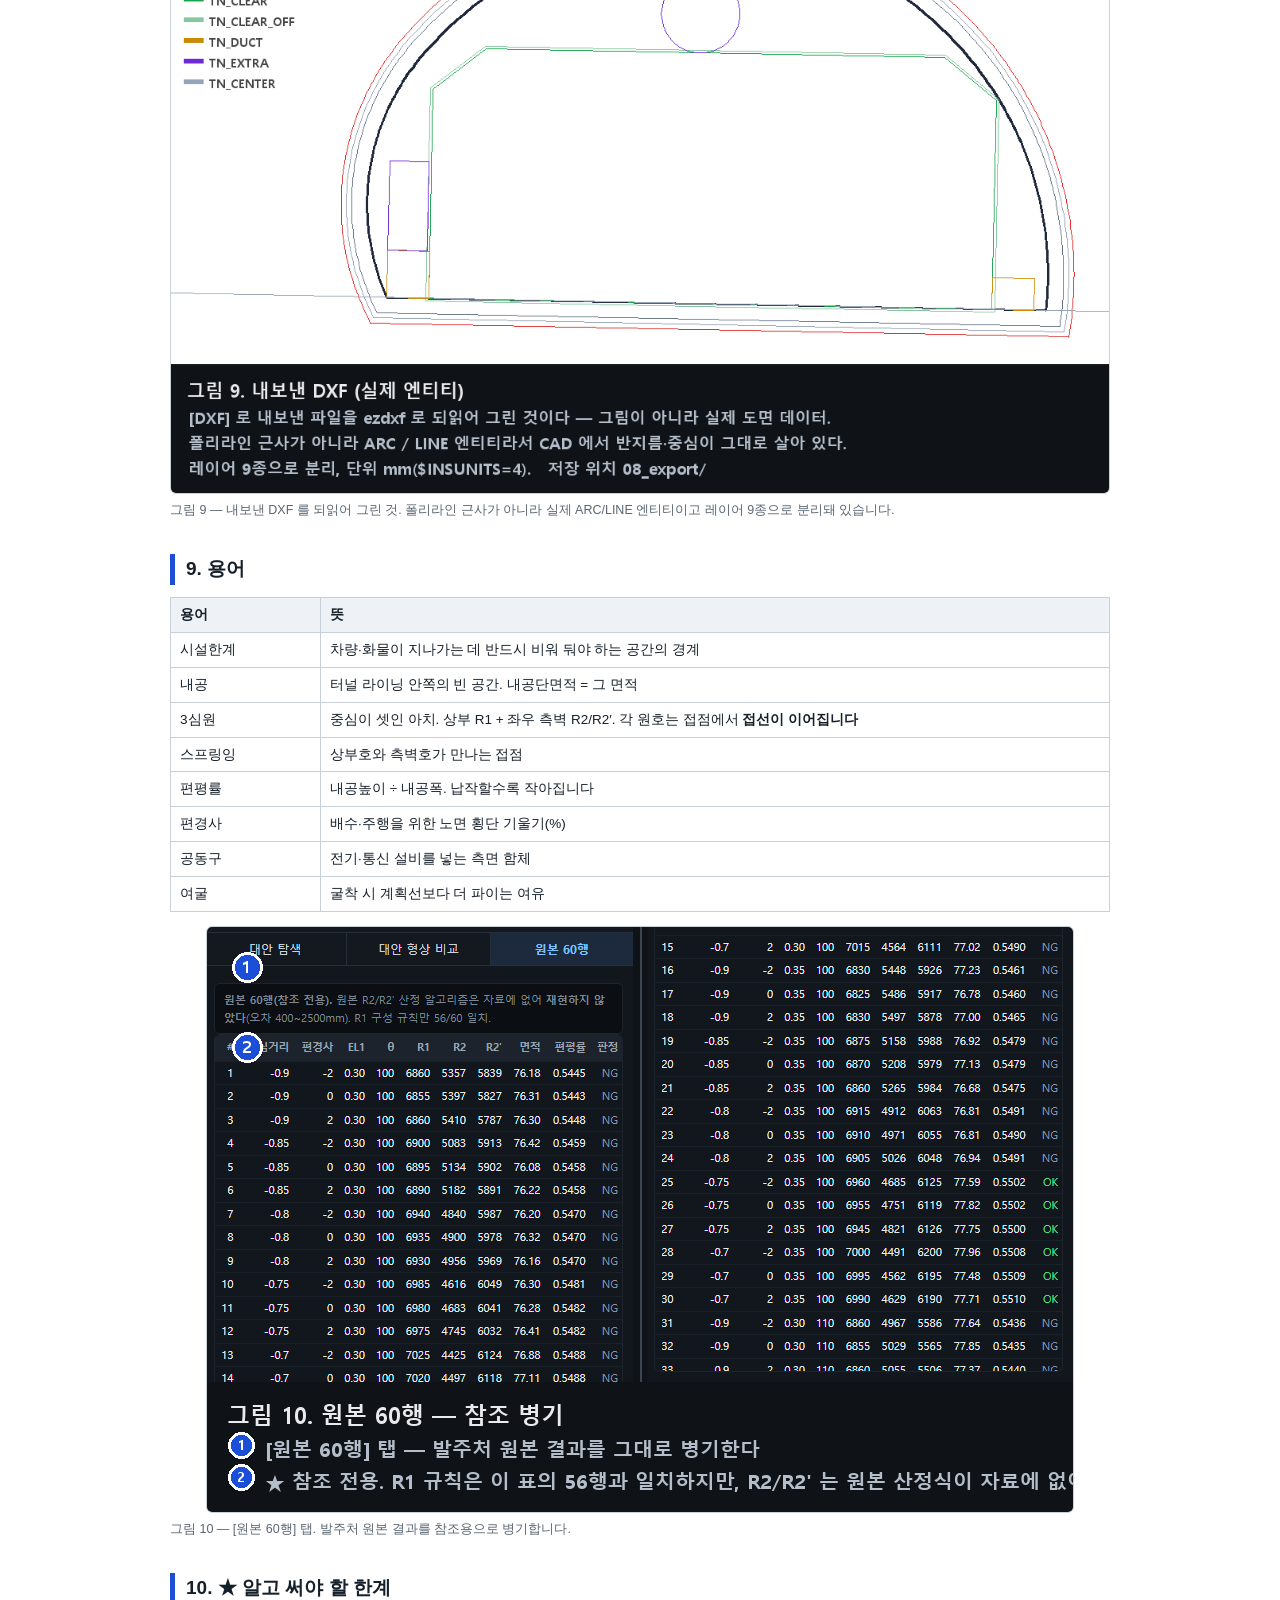
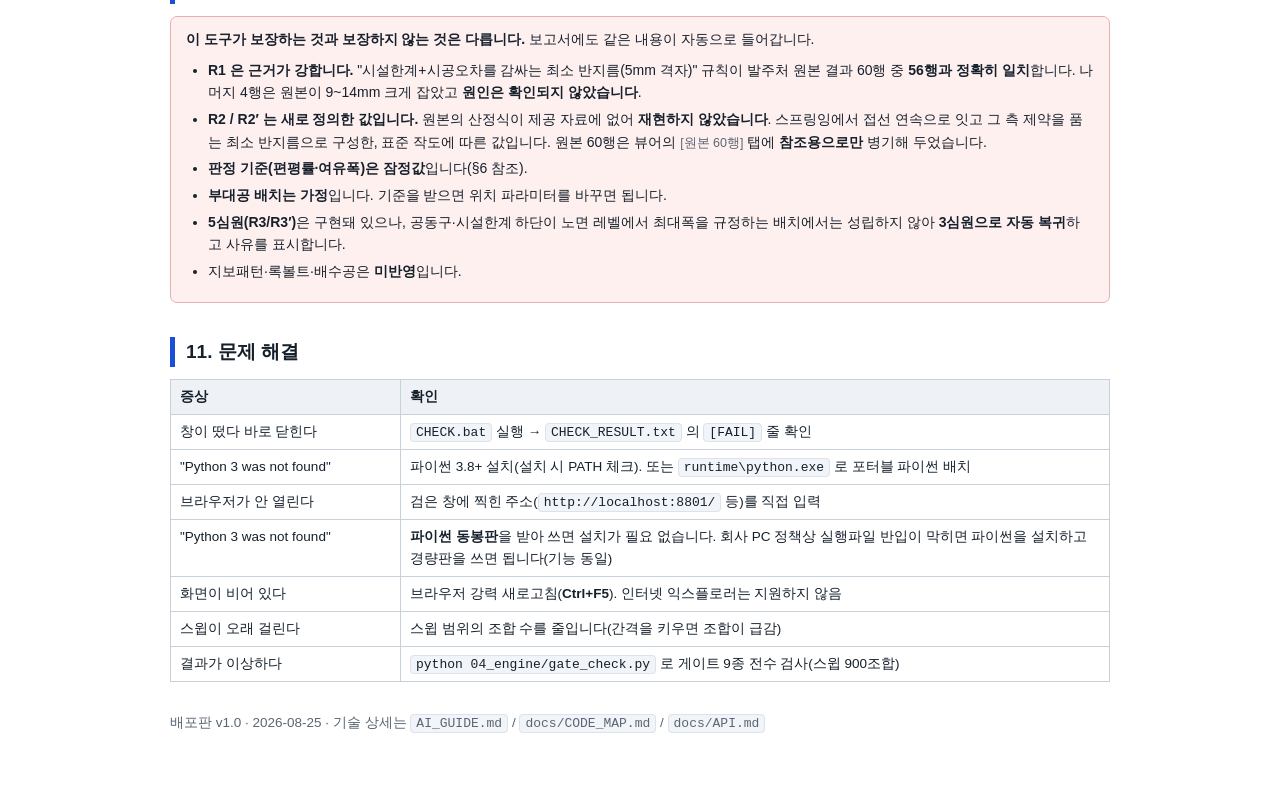
<file: 04_tunnel-section-viewer/docs/사용자_설명서.html>
<!doctype html><html lang="ko"><head><meta charset="utf-8">
<meta name="viewport" content="width=device-width,initial-scale=1">
<title>NATM 내공단면 산정 뷰어 — 사용자 설명서</title>
<style>
*{box-sizing:border-box;margin:0;padding:0}
body{font-family:'Malgun Gothic','맑은 고딕',sans-serif;color:#16202b;background:#fff;
  max-width:1020px;margin:0 auto;padding:34px 40px 70px;line-height:1.62;font-size:15px}
h1{font-size:26px;letter-spacing:-.4px;border-bottom:3px solid #16202b;padding-bottom:10px}
.sub{color:#5a6674;font-size:13.5px;margin:9px 0 6px}
h2{font-size:19px;margin:34px 0 12px;padding-left:11px;border-left:5px solid #1d4ed8}
h3{font-size:15.5px;margin:20px 0 8px;color:#1d4ed8}
p{margin:8px 0}
table{width:100%;border-collapse:collapse;font-size:13.5px;margin:10px 0 6px}
th,td{border:1px solid #c8d0da;padding:6px 9px;text-align:left;vertical-align:top}
th{background:#eef2f7;font-weight:600}
td.n,th.n{text-align:right;font-variant-numeric:tabular-nums}
code{background:#f1f4f8;border:1px solid #dde3ea;border-radius:4px;padding:1px 5px;font-size:13px}
figure{margin:14px 0 18px}
figure img{max-width:100%;width:auto;max-height:940px;border:1px solid #c8d0da;border-radius:6px;display:block;margin:0 auto}
figcaption{font-size:12.5px;color:#5a6674;margin-top:6px}
ol,ul{margin:8px 0 8px 22px}li{margin:4px 0}
.tip{background:#eef6ff;border:1px solid #b9d5f5;border-radius:7px;padding:11px 15px;margin:12px 0;font-size:14px}
.warn{background:#fff8e6;border:1px solid #e6c96b;border-radius:7px;padding:11px 15px;margin:12px 0;font-size:14px}
.bad{background:#fff0f0;border:1px solid #e9b0b0;border-radius:7px;padding:11px 15px;margin:12px 0;font-size:14px}
.steps{counter-reset:s;list-style:none;margin-left:0}
.steps li{counter-increment:s;position:relative;padding-left:38px;margin:10px 0}
.steps li:before{content:counter(s);position:absolute;left:0;top:1px;width:26px;height:26px;
  background:#1d4ed8;color:#fff;border-radius:50%;text-align:center;font-weight:700;font-size:14px;line-height:26px}
.flow{display:flex;gap:0;align-items:stretch;margin:12px 0;flex-wrap:wrap}
.flow .s{flex:1;min-width:120px;border:1px solid #c8d0da;border-radius:7px;padding:10px 8px;text-align:center;background:#f8fafc}
.flow .s b{display:block;font-size:14px}
.flow .s span{font-size:11.5px;color:#5a6674}
.flow .a{display:flex;align-items:center;color:#9aa7b5;padding:0 7px;font-size:19px}
.kv{color:#5a6674;font-size:12.5px}
@media print{body{padding:0;font-size:12px}h2{page-break-after:avoid}figure{page-break-inside:avoid}}
</style></head><body>

<h1>NATM 도로터널 내공단면 산정 뷰어 — 사용자 설명서</h1>
<div class="sub">배포판 v1.0 (2026-08-25) · 23번 프로젝트 · 한국종합기술 기술연구소 수신자료 기반</div>

<h2>1. 이 도구는 무엇인가</h2>
<p><b>설계 조건을 넣으면 NATM 도로터널의 3심원 내공단면을 그 자리에서 그려 보이고, 조건을 바꿔가며 만든 대안들을
비교·판정해 하나를 고르게 해 주는 도구</b>입니다. 고른 안은 도면(DXF)·계약(JSON)·표(CSV)·검토보고서로 바로 뽑힙니다.</p>

<div class="flow">
  <div class="s"><b>시설한계</b><span>차로·길어깨·높이·헌치</span></div>
  <div class="a">→</div>
  <div class="s"><b>결정변수 4축</b><span>중심거리·편경사·EL1·중심각</span></div>
  <div class="a">→</div>
  <div class="s"><b>3심원 산정</b><span>R1 · R2 · R2′</span></div>
  <div class="a">→</div>
  <div class="s"><b>판정</b><span>편평률·면적·여유폭</span></div>
  <div class="a">→</div>
  <div class="s"><b>대안 선정</b><span>파레토·형상비교</span></div>
  <div class="a">→</div>
  <div class="s"><b>산출</b><span>DXF·JSON·CSV·보고서</span></div>
</div>

<div class="warn"><b>범위</b> — 내공선부터 굴착선까지입니다. 지보패턴·록볼트·배수공·Revit 애드인은 들어 있지 않습니다.</div>

<h2>2. 실행</h2>
<ol class="steps">
  <li><b><code>RUN.bat</code> 더블클릭.</b> 브라우저가 자동으로 열립니다. 창을 닫으면 종료됩니다.</li>
  <li><b>파이썬 동봉판</b>(폴더 안에 <code>runtime\</code> 이 있는 것)이면 <b>설치할 것이 전혀 없습니다.</b>
      관리자 권한도 필요 없고, PC 에 이미 깔린 파이썬과 충돌하지도 않습니다.<br>
      <b>경량판</b>이면 <b>파이썬 3.8 이상</b>이 필요합니다. 없으면 RUN.bat 이 다운로드 주소를 알려 줍니다
      (설치 시 <code>Add python.exe to PATH</code> 체크).</li>
  <li>8801 번 포트를 다른 프로그램이 쓰고 있으면 <b>8802, 8803… 으로 자동으로 옮겨</b> 뜹니다. 창에 실제 주소가 찍힙니다.</li>
</ol>
<div class="tip"><b>안 되면 <code>CHECK.bat</code> 더블클릭.</b> 파이썬·필수파일·엔진 계산·포트·쓰기권한을 검사해
화면과 <code>CHECK_RESULT.txt</code> 에 남깁니다. <code>[FAIL]</code> 줄이 있으면 그 파일을 그대로 보내 주시면 됩니다.</div>

<h2>3. 화면 구성</h2>
<figure><img src="img/fig1_화면구성.png" alt="그림 1 — 실제 화면. 번호별 설명은 그림 안 범례에 있습니다.">
<figcaption>그림 1 — 실제 화면. 번호별 설명은 그림 안 범례에 있습니다.</figcaption></figure>
<h3>입력 패널 자세히</h3>
<figure><img src="img/fig2_입력패널.png" alt="그림 2 — 좌측 입력 패널. 위에서 아래로 결정변수 → 시설한계 → 공동구 → 단면구성 → 부대공 → 판정기준 → 스윕범위 순입니다.">
<figcaption>그림 2 — 좌측 입력 패널. 위에서 아래로 결정변수 → 시설한계 → 공동구 → 단면구성 → 부대공 → 판정기준 → 스윕범위 순입니다.</figcaption></figure>


<h2>4. 5분 따라하기</h2>
<ol class="steps">
  <li><b>시설한계를 확인한다.</b> 좌측 <i>시설한계</i> 칸의 차로폭·길어깨·통과높이 H·헌치 a/b 를 현장 값으로 맞춥니다.
      단위는 <b>m</b> 입니다. 바꾸는 즉시 가운데 단면이 다시 그려집니다.</li>
  <li><b>공동구를 넣는다.</b> 좌·우 폭/높이. 이 사각형이 측벽 반지름을 결정하는 경우가 많습니다.</li>
  <li><b>결정변수 4축을 슬라이더로 훑어본다.</b> 도로 중심거리 · 편경사 · 중심높이 EL1 · 중심각 θ 를 움직이면
      상단 카드(R1 / 면적 / 편평률 / 여유)가 실시간으로 바뀝니다. 어느 변수가 무엇을 키우는지 감을 잡는 단계입니다.</li>
  <li><b>스윕 범위를 정하고 <span class="kv">[스윕 실행]</span></b>. 기본값은 900조합이고 1초 안에 끝납니다.
      오른쪽에 파레토 산점도와 대안 표가 채워집니다.</li>
  <li><b>대안을 고른다.</b> 표의 행을 클릭하면 그 조건이 즉시 왼쪽 단면에 반영됩니다(역추적).
      형상을 나란히 보고 싶으면 <span class="kv">[대안 형상 비교]</span> 탭에서 상위 12안을 한눈에 봅니다.</li>
  <li><b>뽑는다.</b> 상단 <span class="kv">[검토보고서]</span> 로 보고서를, <span class="kv">[DXF] [JSON] [CSV]</span> 로 산출물을 내려받습니다.</li>
</ol>

<h2>5. 단면 구성 요소</h2>
<figure><img src="img/fig3_단면요소.png" alt="그림 3 — 색으로 구간을 구분합니다. 파랑 R1(상부호), 노랑 R2(좌측벽), 분홍 R2′(우측벽).">
<figcaption>그림 3 — 색으로 구간을 구분합니다. 파랑 R1(상부호), 노랑 R2(좌측벽), 분홍 R2′(우측벽).</figcaption></figure>


<table>
<tr><th style="width:150px">요소</th><th>화면 표시</th><th>의미</th></tr>
<tr><td>시설한계</td><td>초록 실선</td><td>차량이 지나가야 하는 공간. 이 안으로 구조물이 들어오면 안 됩니다.</td></tr>
<tr><td>시공오차 오프셋</td><td>초록 점선</td><td>시설한계를 시공오차만큼 바깥으로 벌린 선. R1 은 <b>이 선</b>을 감싸도록 잡습니다.</td></tr>
<tr><td>내공선</td><td>파랑·노랑·분홍</td><td>3심원 라이닝 안쪽 면. R1(상부) + R2/R2′(좌우 측벽).</td></tr>
<tr><td>O1 / O2 / O2′</td><td>점 + 라벨</td><td>각 원호의 중심. O1 은 터널 중심축 위 EL1 높이에 있습니다.</td></tr>
<tr><td>스프링잉 L / R</td><td>흰 점</td><td>상부호가 끝나고 측벽호로 넘어가는 접점. 중심각 θ 의 절반 위치입니다.</td></tr>
<tr><td>공동구</td><td>주황 사각형</td><td>노면 위 좌·우. 라이닝 안쪽에 들어와야 합니다.</td></tr>
<tr><td>부대공</td><td>보라 실선/점선</td><td>검사원통로·제트팬. <b>실선 = 제약 반영</b>, 점선 = 표시만.</td></tr>
<tr><td>라이닝·숏크리트</td><td>회색 실선</td><td>내공선을 동심으로 밀어낸 면.</td></tr>
<tr><td>굴착선</td><td>빨강 점선</td><td>여굴까지 포함한 최외곽. 이 면적이 <b>굴착단면적</b>입니다.</td></tr>
</table>

<h2>6. 입력 항목</h2>

<h3>결정 변수 (4축) — 이걸 바꿔가며 대안을 만듭니다</h3>
<table>
<tr><th style="width:140px">항목</th><th>단위</th><th>의미</th><th>키우면</th></tr>
<tr><td>도로 중심거리</td><td>m</td><td>터널 중심에서 도로 중심까지. 음수 = 도로가 왼쪽</td><td>단면이 한쪽으로 쏠려 좌우 측벽 반지름이 갈립니다</td></tr>
<tr><td>편경사</td><td>%</td><td>노면 기울기. 도로·시설한계·공동구가 함께 기웁니다(<b>라이닝은 연직 유지</b>)</td><td>한쪽 어깨가 올라가 R1 요구가 커집니다</td></tr>
<tr><td>중심높이 EL1</td><td>m</td><td>R1 원 중심의 높이(노면 기준)</td><td>중심이 올라가 상부호가 납작해지고 편평률이 커집니다</td></tr>
<tr><td>중심각 θ</td><td>°</td><td>상부호가 차지하는 중심각</td><td>스프링잉이 내려가 측벽 원호가 짧아집니다</td></tr>
</table>

<h3>시설한계 · 공동구 · 단면구성 · 부대공</h3>
<table>
<tr><th style="width:150px">묶음</th><th>항목</th><th>기본값</th><th>비고</th></tr>
<tr><td rowspan="4">시설한계</td><td>좌/우 차도폭</td><td>3.0 / 3.6 m</td><td rowspan="4">「도로의 구조·시설 기준에 관한 규칙」 계열</td></tr>
<tr><td>좌/우 길어깨</td><td>1.2 / 3.0 m</td></tr>
<tr><td>통과높이 H</td><td>4.8 m</td></tr>
<tr><td>헌치 a / b</td><td>1.0 / 0.8 m</td></tr>
<tr><td>시공오차</td><td>시설한계 오프셋</td><td>50 mm</td><td>R1 산정의 여유. 검토보고서 기준값</td></tr>
<tr><td rowspan="2">공동구</td><td>좌 폭 × 높이</td><td>0.8 × 0.9 m</td><td rowspan="2">기계·전기 설비 고려</td></tr>
<tr><td>우 폭 × 높이</td><td>0.8 × 0.6 m</td></tr>
<tr><td rowspan="3">단면 구성</td><td>라이닝 두께</td><td>0.3 m</td><td rowspan="3">동심 오프셋. 누적해서 굴착선까지</td></tr>
<tr><td>숏크리트</td><td>0.1 m</td></tr>
<tr><td>여굴</td><td>0.1 m</td></tr>
<tr><td rowspan="2">부대공</td><td>검사원통로</td><td>0.75 × 1.71 m</td><td rowspan="2"><b>배치는 가정값</b>. 표시/제약을 따로 켭니다</td></tr>
<tr><td>제트팬 Φ · 이격</td><td>1.5 m · 0.3D</td></tr>
</table>

<div class="tip"><b>부대공의 "표시" 와 "제약 반영" 은 다릅니다.</b>
<b>표시</b>만 켜면 화면에 점선으로 그려만 지고 산정에는 안 들어갑니다.
<b>제약 반영</b>을 켜면 R1·R2 를 그 형상까지 품도록 다시 풉니다.
기본 규격(Φ1500·750×1710)에서는 여유가 있어 결과가 바뀌지 않습니다 — 팬을 Φ2000 이상으로 키우면 그때부터 R1 이 실제로 커집니다.</div>

<figure><img src="img/fig4_부대공.png" alt="그림 4 — 같은 제트팬 Φ2500. 왼쪽은 표시만이라 R1 6,860mm 그대로, 오른쪽은 제약을 반영해 R1 7,755mm 로 크라운이 올라갑니다(+895mm · 내공 +17.26㎡).">
<figcaption>그림 4 — 같은 제트팬 Φ2500. 왼쪽은 표시만이라 R1 6,860mm 그대로, 오른쪽은 제약을 반영해 R1 7,755mm 로 크라운이 올라갑니다(+895mm · 내공 +17.26㎡).</figcaption></figure>
<h3>층 구성 — 라이닝 · 숏크리트 · 굴착선</h3>
<p>내공선의 각 원호를 <b>중심은 그대로 두고 반지름만 키워</b> 링을 만듭니다(동심 오프셋). 접선 연속이 그대로 유지됩니다.</p>
<figure><img src="img/fig5_층구성.png" alt="그림 5 — 왼쪽 내공선만 / 오른쪽 라이닝 300 · 숏크리트 100 · 여굴 100mm 를 누적한 굴착선까지. 바깥 빨강 점선 안쪽 면적이 굴착단면적입니다.">
<figcaption>그림 5 — 왼쪽 내공선만 / 오른쪽 라이닝 300 · 숏크리트 100 · 여굴 100mm 를 누적한 굴착선까지. 바깥 빨강 점선 안쪽 면적이 굴착단면적입니다.</figcaption></figure>


<h3>판정 기준</h3>
<table>
<tr><th style="width:150px">항목</th><th>기본값</th><th>의미</th></tr>
<tr><td>편평률 하한</td><td>0.55</td><td>내공높이 ÷ 내공폭. 클수록 형상이 안정적(안전성 지표)</td></tr>
<tr><td>여유폭 하한</td><td>50 mm</td><td>시설한계에서 라이닝까지의 최소 반경 여유</td></tr>
</table>
<div class="bad"><b>이 두 기준값은 원자료에 없습니다.</b> 편평률 0.55 는 원본 결과에서 OK 로 표기된 행들의 값에서 역산한 <b>추정치</b>,
여유폭 50mm 는 시공오차를 <b>잠정</b>으로 쓴 값입니다. 확정 기준을 받으면 화면에서 바꿔 다시 돌리면 됩니다 — 엔진은 그대로입니다.</div>

<h2>7. 대안 탐색</h2>
<figure><img src="img/fig6_파레토.png" alt="그림 6 — 파레토 산점도와 대안 표. 점 하나가 대안 하나입니다.">
<figcaption>그림 6 — 파레토 산점도와 대안 표. 점 하나가 대안 하나입니다.</figcaption></figure>
<figure><img src="img/fig7_대안비교.png" alt="그림 7 — [대안 형상 비교] 탭. 판정 OK 안을 면적 오름차순 12개로 나란히 봅니다.">
<figcaption>그림 7 — [대안 형상 비교] 탭. 판정 OK 안을 면적 오름차순 12개로 나란히 봅니다.</figcaption></figure>


<h3>파레토 산점도 읽는 법</h3>
<ul>
<li>가로축 = <b>내공단면적</b>. 왼쪽일수록 굴착이 적어 경제적입니다.</li>
<li>세로축 = <b>편평률</b>. 위쪽일수록 형상이 안정적입니다.</li>
<li>따라서 <b>왼쪽 위</b>가 좋은 영역입니다. 초록(판정 OK) 중 왼쪽 위 경계선에 있는 점들이 <b>서로 우열을 가릴 수 없는 후보</b>입니다.</li>
<li>노랑 = 지금 화면에 그려진 안, 분홍 = 판정 OK 중 최소면적 안.</li>
</ul>
<div class="tip"><b>표의 행을 클릭</b>하면 그 조건이 슬라이더까지 반영돼 왼쪽 단면이 바뀝니다.
숫자로 고른 뒤 형상으로 확인하는 순서가 실수를 줄입니다.</div>

<h2>8. 산출물</h2>
<table>
<tr><th style="width:110px">버튼</th><th>내용</th><th style="width:130px">저장 위치</th></tr>
<tr><td>DXF</td><td>실제 <b>ARC/LINE 엔티티</b>(폴리라인 근사가 아님). 레이어 9종으로 분리, 단위 mm.
  내공선·라이닝·숏크리트·굴착선·시설한계·공동구·부대공·중심점</td><td><code>08_export/</code></td></tr>
<tr><td>JSON</td><td>계약 <code>tn_section/1.0</code>. 중심·반지름·각도·끝점. <b>이 한 파일이면 단면을 그대로 재구성</b>할 수 있습니다</td><td><code>08_export/</code></td></tr>
<tr><td>CSV</td><td>스윕 결과 전체(굴착단면적 포함). 엑셀에서 바로 열립니다</td><td><code>08_export/</code></td></tr>
<tr><td>검토보고서</td><td>입력값 · 선정결과 · 단면도 · 대안비교 상위10 · <b>산정 근거와 한계</b>. HTML 이라 브라우저에서 인쇄하면 PDF 가 됩니다</td><td><code>07_report/</code></td></tr>
</table>
<div class="tip"><b>추가 설치가 필요한 기능은 없습니다.</b> DXF 도 외부 라이브러리 없이 직접 씁니다(R12 ASCII).
파이썬 동봉판을 받으셨다면 <b>파이썬 설치도 필요 없습니다</b> — <code>RUN.bat</code> 이 폴더 안 <code>runtime\python.exe</code> 를 먼저 씁니다.</div>

<figure><img src="img/fig8_검토보고서.png" alt="그림 8 — [검토보고서] 로 자동 생성된 문서. 원본 엑셀 서식을 따르되 #REF! 로 깨져 있던 6칸을 실값으로 채웁니다.">
<figcaption>그림 8 — [검토보고서] 로 자동 생성된 문서. 원본 엑셀 서식을 따르되 #REF! 로 깨져 있던 6칸을 실값으로 채웁니다.</figcaption></figure>
<figure><img src="img/fig9_DXF.png" alt="그림 9 — 내보낸 DXF 를 되읽어 그린 것. 폴리라인 근사가 아니라 실제 ARC/LINE 엔티티이고 레이어 9종으로 분리돼 있습니다.">
<figcaption>그림 9 — 내보낸 DXF 를 되읽어 그린 것. 폴리라인 근사가 아니라 실제 ARC/LINE 엔티티이고 레이어 9종으로 분리돼 있습니다.</figcaption></figure>


<h2>9. 용어</h2>
<table>
<tr><th style="width:150px">용어</th><th>뜻</th></tr>
<tr><td>시설한계</td><td>차량·화물이 지나가는 데 반드시 비워 둬야 하는 공간의 경계</td></tr>
<tr><td>내공</td><td>터널 라이닝 안쪽의 빈 공간. 내공단면적 = 그 면적</td></tr>
<tr><td>3심원</td><td>중심이 셋인 아치. 상부 R1 + 좌우 측벽 R2/R2′. 각 원호는 접점에서 <b>접선이 이어집니다</b></td></tr>
<tr><td>스프링잉</td><td>상부호와 측벽호가 만나는 접점</td></tr>
<tr><td>편평률</td><td>내공높이 ÷ 내공폭. 납작할수록 작아집니다</td></tr>
<tr><td>편경사</td><td>배수·주행을 위한 노면 횡단 기울기(%)</td></tr>
<tr><td>공동구</td><td>전기·통신 설비를 넣는 측면 함체</td></tr>
<tr><td>여굴</td><td>굴착 시 계획선보다 더 파이는 여유</td></tr>
</table>

<figure><img src="img/fig10_원본60행.png" alt="그림 10 — [원본 60행] 탭. 발주처 원본 결과를 참조용으로 병기합니다.">
<figcaption>그림 10 — [원본 60행] 탭. 발주처 원본 결과를 참조용으로 병기합니다.</figcaption></figure>
<h2>10. ★ 알고 써야 할 한계</h2>
<div class="bad">
<b>이 도구가 보장하는 것과 보장하지 않는 것은 다릅니다.</b> 보고서에도 같은 내용이 자동으로 들어갑니다.
<ul>
<li><b>R1 은 근거가 강합니다.</b> "시설한계+시공오차를 감싸는 최소 반지름(5mm 격자)" 규칙이
    발주처 원본 결과 60행 중 <b>56행과 정확히 일치</b>합니다. 나머지 4행은 원본이 9~14mm 크게 잡았고 <b>원인은 확인되지 않았습니다</b>.</li>
<li><b>R2 / R2′ 는 새로 정의한 값입니다.</b> 원본의 산정식이 제공 자료에 없어 <b>재현하지 않았습니다</b>.
    스프링잉에서 접선 연속으로 잇고 그 측 제약을 품는 최소 반지름으로 구성한, 표준 작도에 따른 값입니다.
    원본 60행은 뷰어의 <span class="kv">[원본 60행]</span> 탭에 <b>참조용으로만</b> 병기해 두었습니다.</li>
<li><b>판정 기준(편평률·여유폭)은 잠정값</b>입니다(§6 참조).</li>
<li><b>부대공 배치는 가정</b>입니다. 기준을 받으면 위치 파라미터를 바꾸면 됩니다.</li>
<li><b>5심원(R3/R3′)</b>은 구현돼 있으나, 공동구·시설한계 하단이 노면 레벨에서 최대폭을 규정하는 배치에서는
    성립하지 않아 <b>3심원으로 자동 복귀</b>하고 사유를 표시합니다.</li>
<li>지보패턴·록볼트·배수공은 <b>미반영</b>입니다.</li>
</ul>
</div>

<h2>11. 문제 해결</h2>
<table>
<tr><th style="width:230px">증상</th><th>확인</th></tr>
<tr><td>창이 떴다 바로 닫힌다</td><td><code>CHECK.bat</code> 실행 → <code>CHECK_RESULT.txt</code> 의 <code>[FAIL]</code> 줄 확인</td></tr>
<tr><td>"Python 3 was not found"</td><td>파이썬 3.8+ 설치(설치 시 PATH 체크). 또는 <code>runtime\python.exe</code> 로 포터블 파이썬 배치</td></tr>
<tr><td>브라우저가 안 열린다</td><td>검은 창에 찍힌 주소(<code>http://localhost:8801/</code> 등)를 직접 입력</td></tr>
<tr><td>"Python 3 was not found"</td><td><b>파이썬 동봉판</b>을 받아 쓰면 설치가 필요 없습니다. 회사 PC 정책상 실행파일 반입이 막히면 파이썬을 설치하고 경량판을 쓰면 됩니다(기능 동일)</td></tr>
<tr><td>화면이 비어 있다</td><td>브라우저 강력 새로고침(<b>Ctrl+F5</b>). 인터넷 익스플로러는 지원하지 않음</td></tr>
<tr><td>스윕이 오래 걸린다</td><td>스윕 범위의 조합 수를 줄입니다(간격을 키우면 조합이 급감)</td></tr>
<tr><td>결과가 이상하다</td><td><code>python 04_engine/gate_check.py</code> 로 게이트 9종 전수 검사(스윕 900조합)</td></tr>
</table>

<p class="sub" style="margin-top:30px">배포판 v1.0 · 2026-08-25 · 기술 상세는 <code>AI_GUIDE.md</code> / <code>docs/CODE_MAP.md</code> / <code>docs/API.md</code></p>
</body></html>
</file>
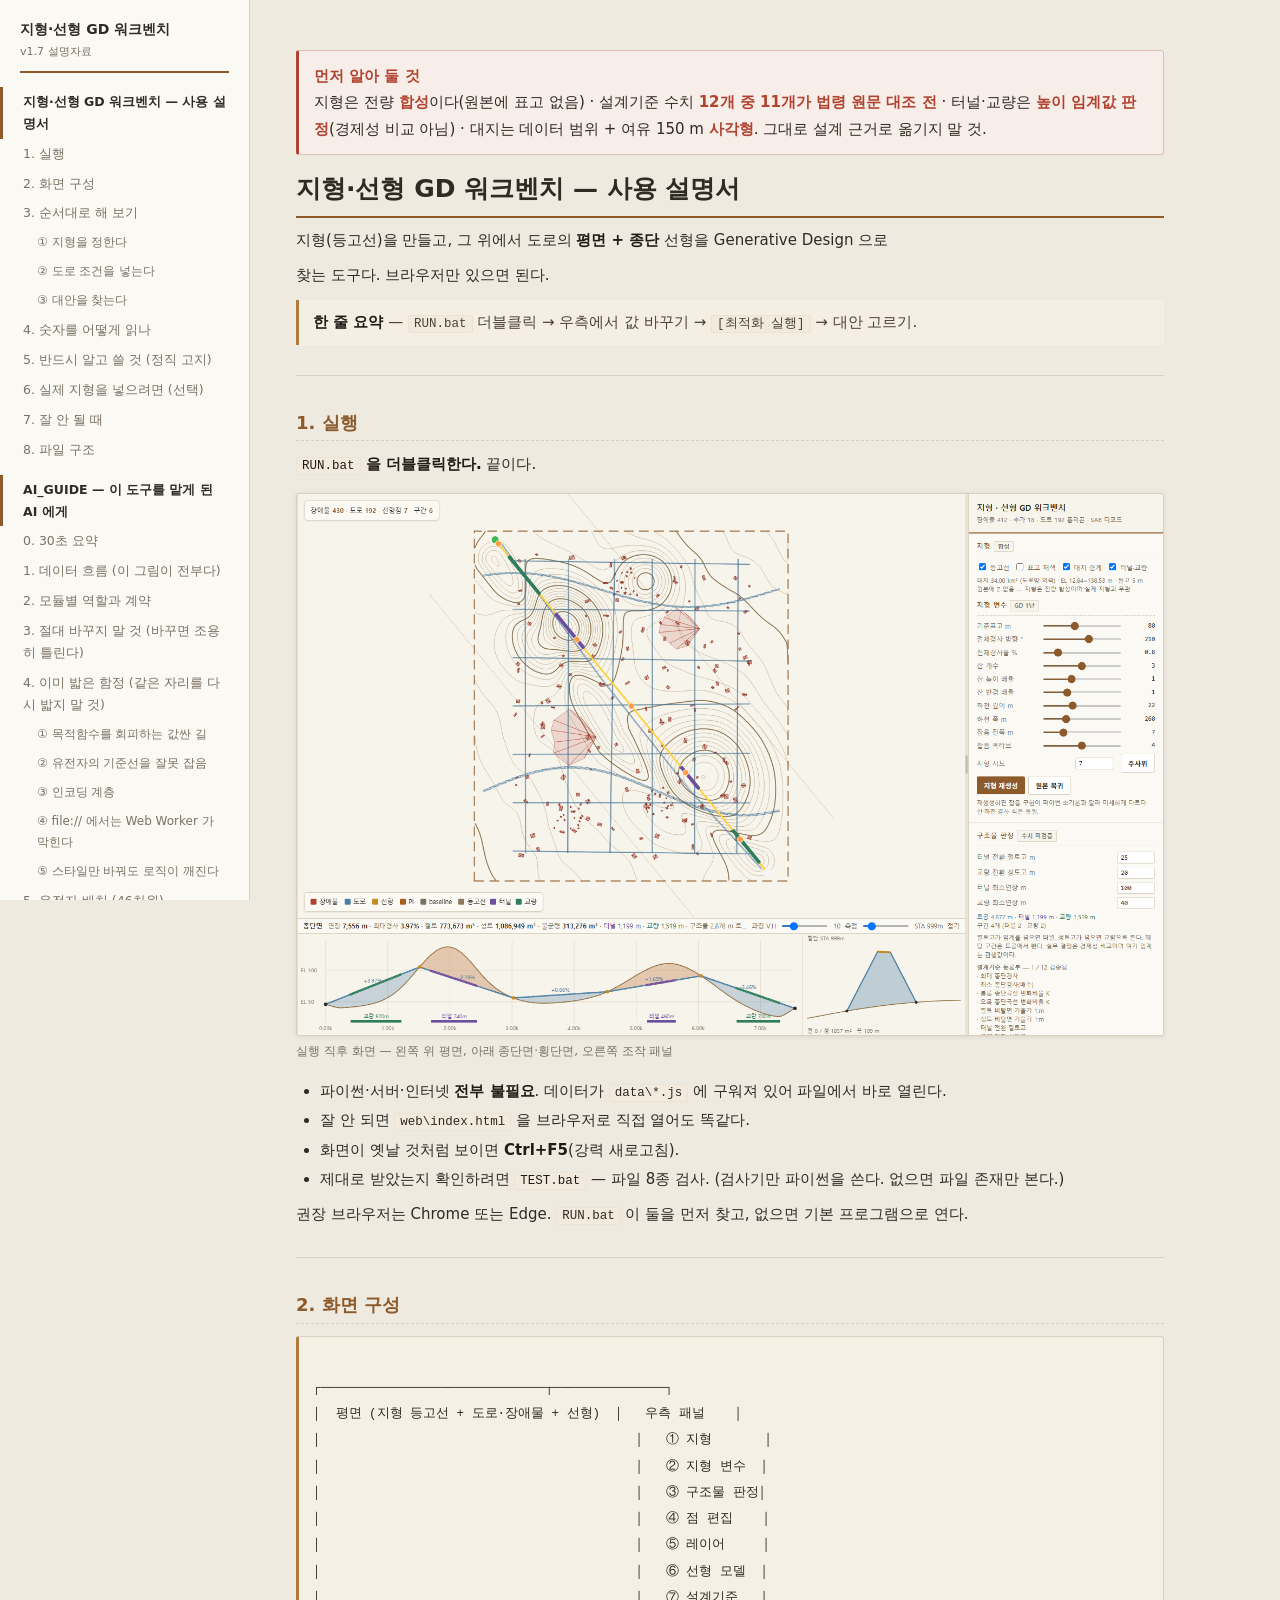
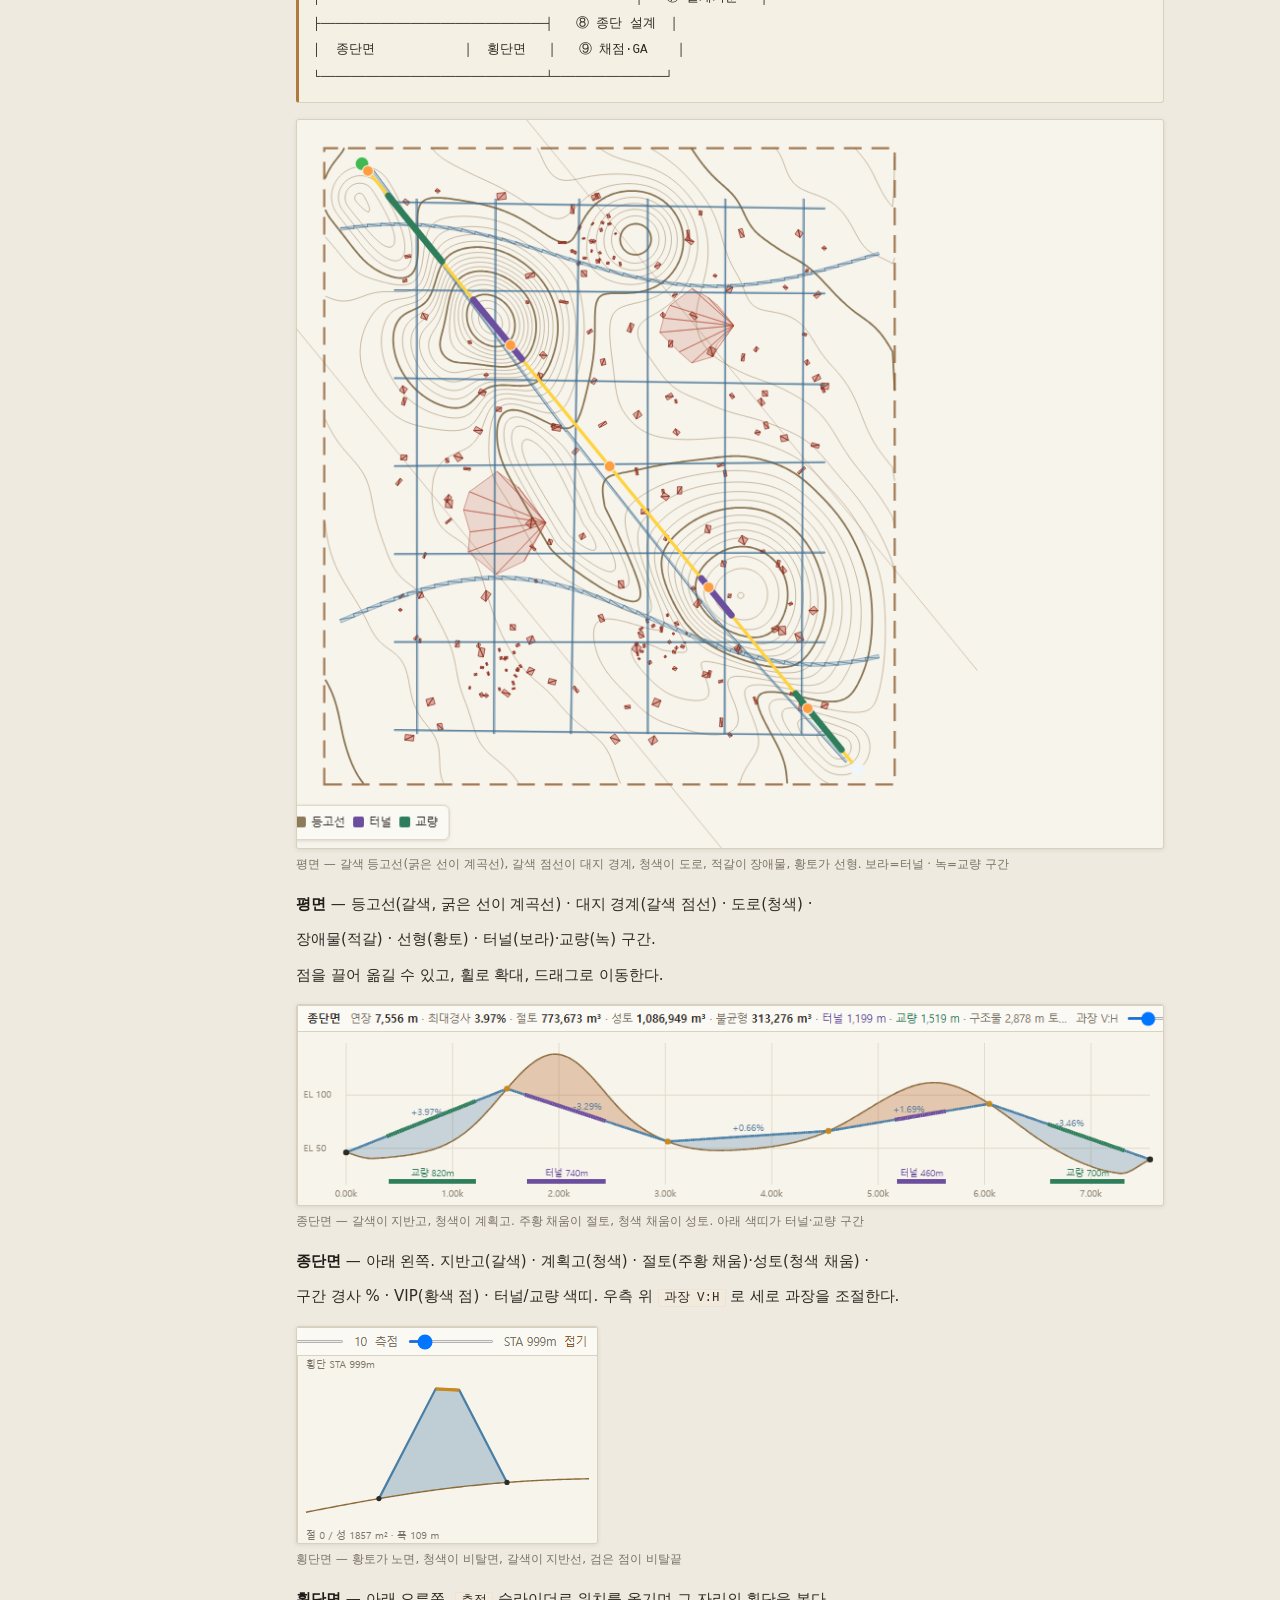
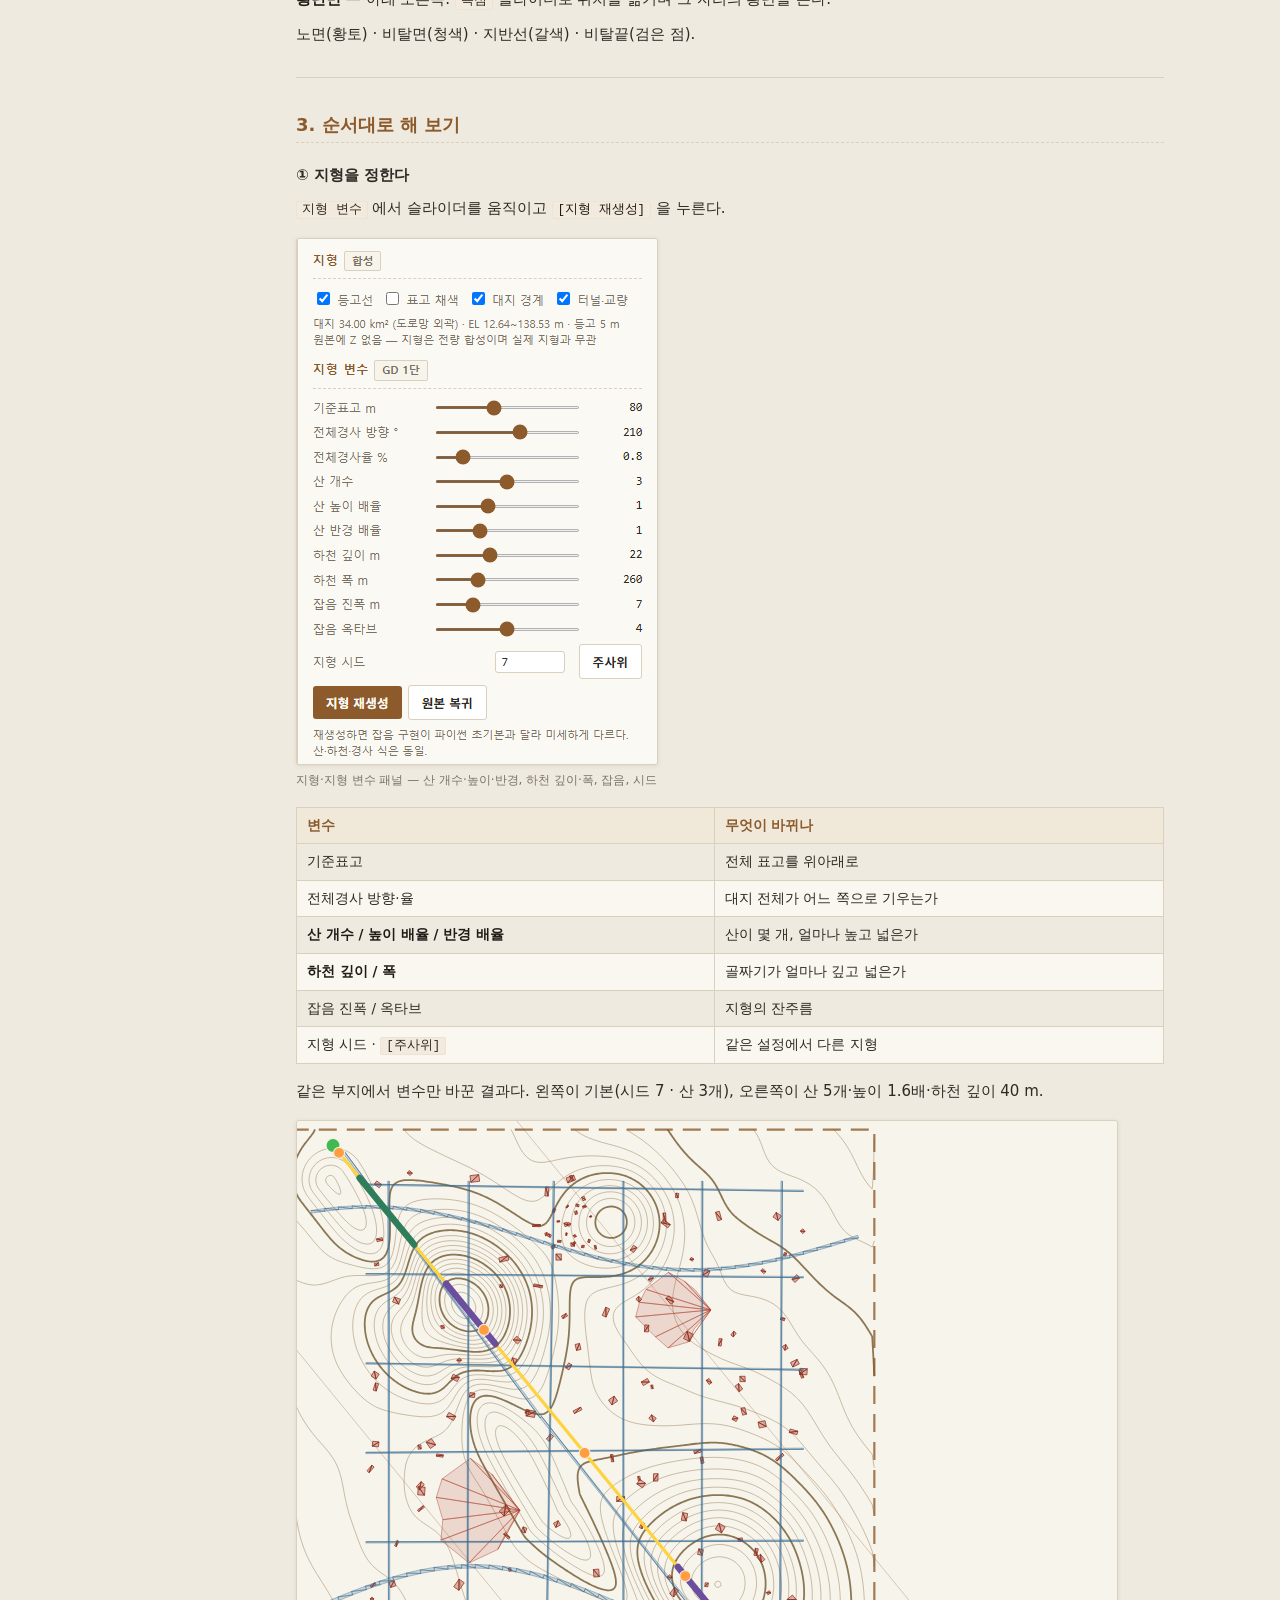
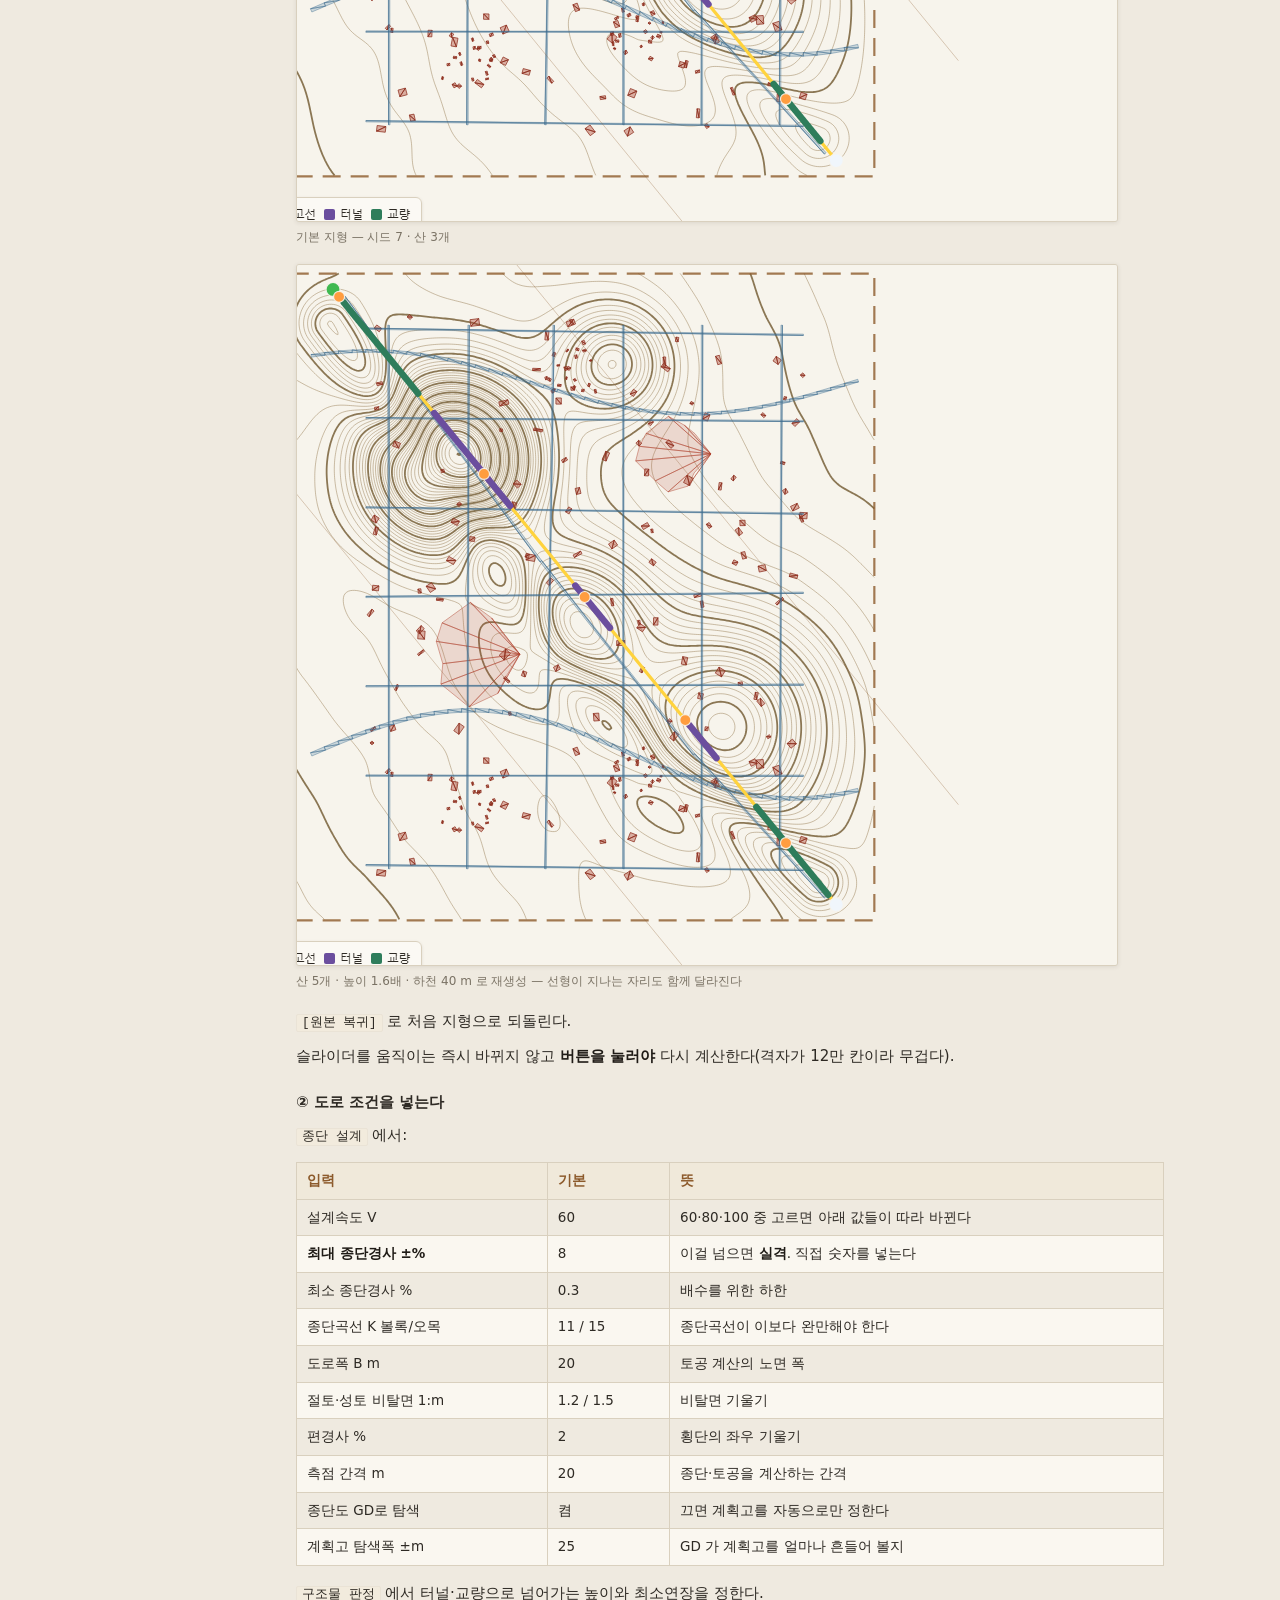
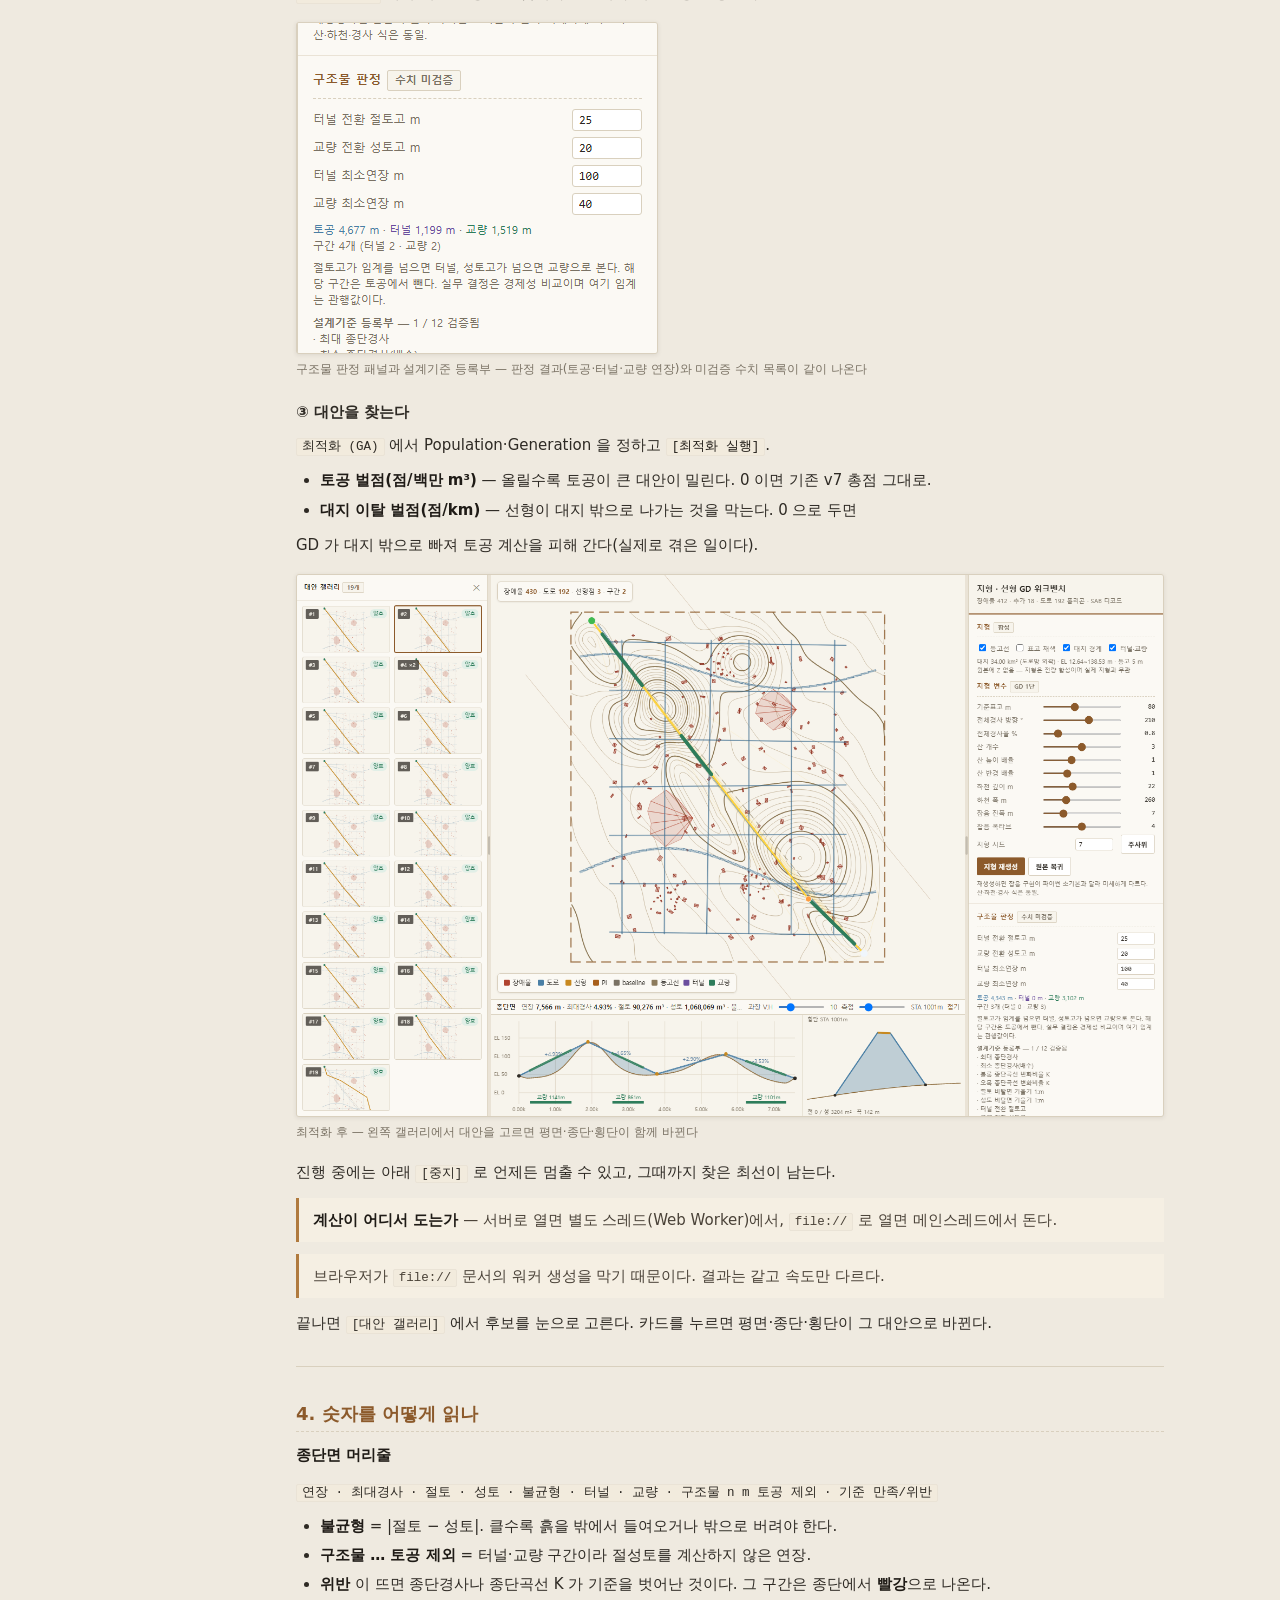
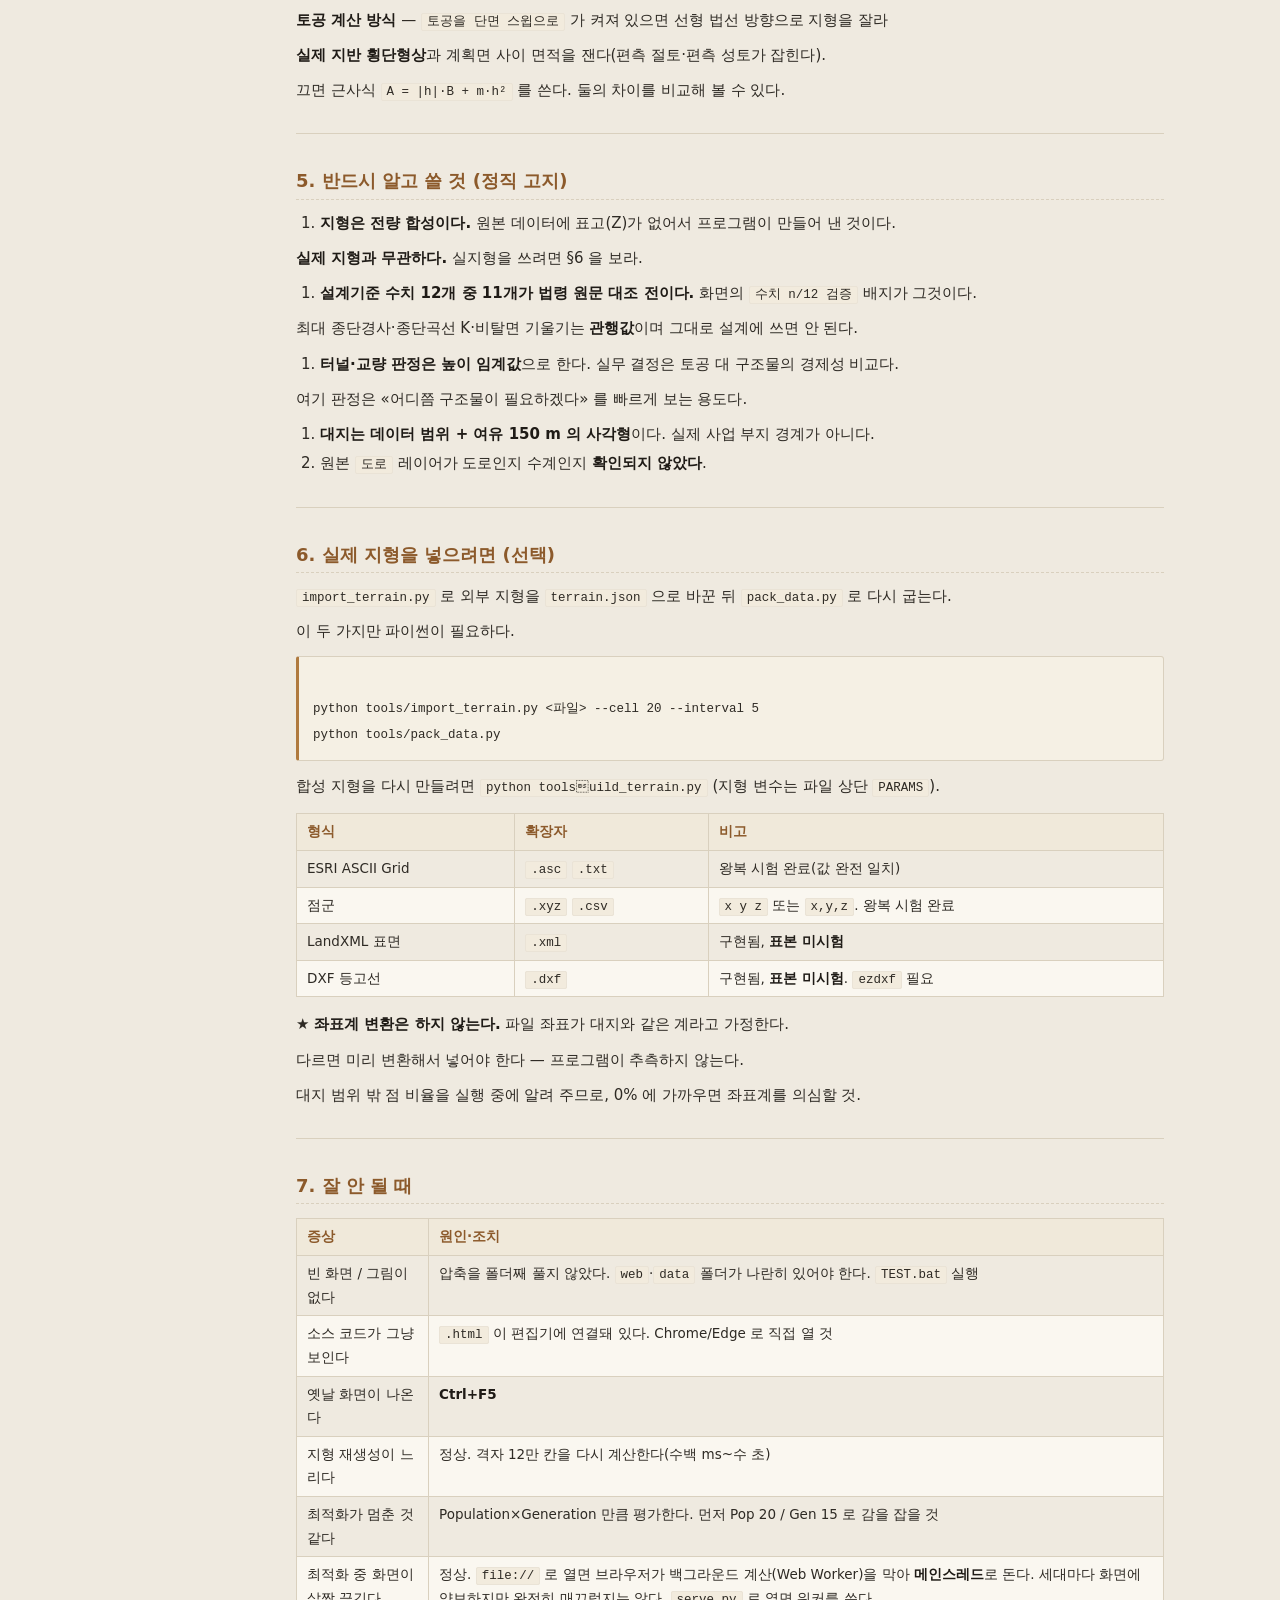
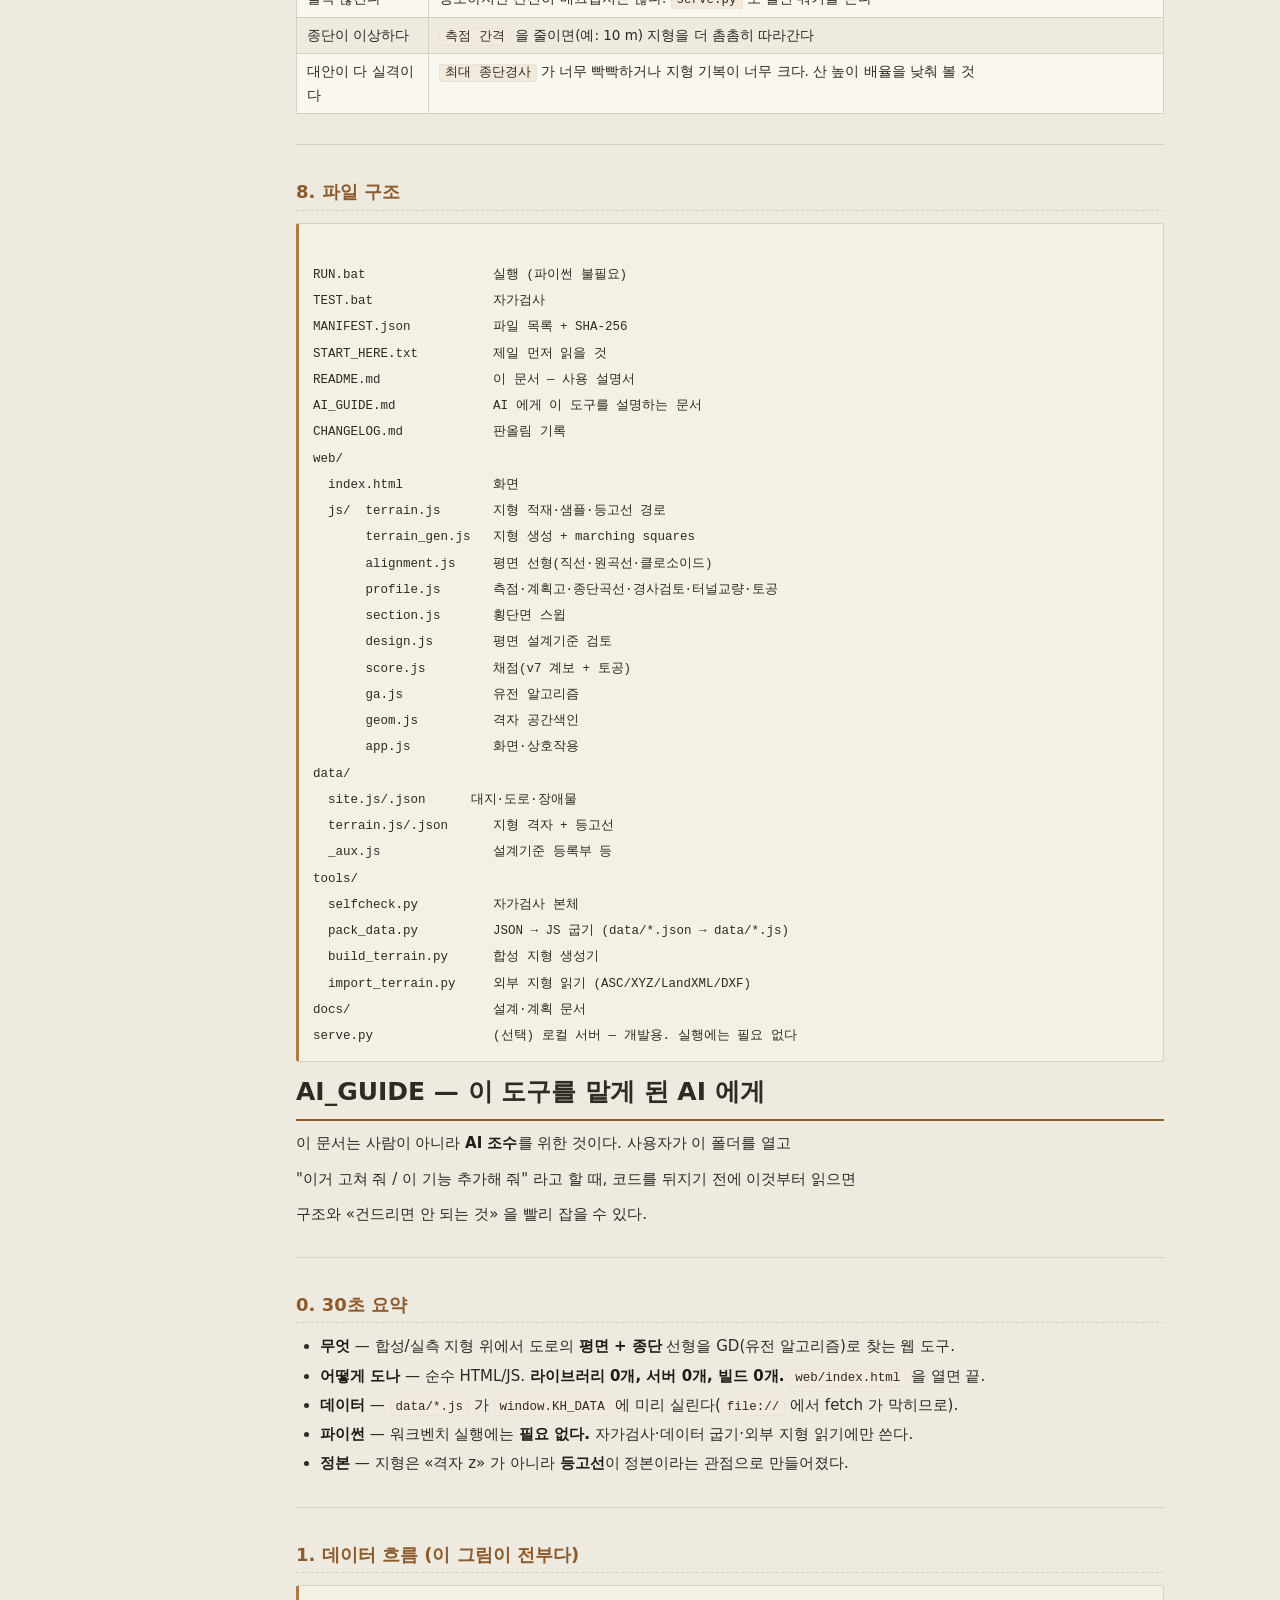
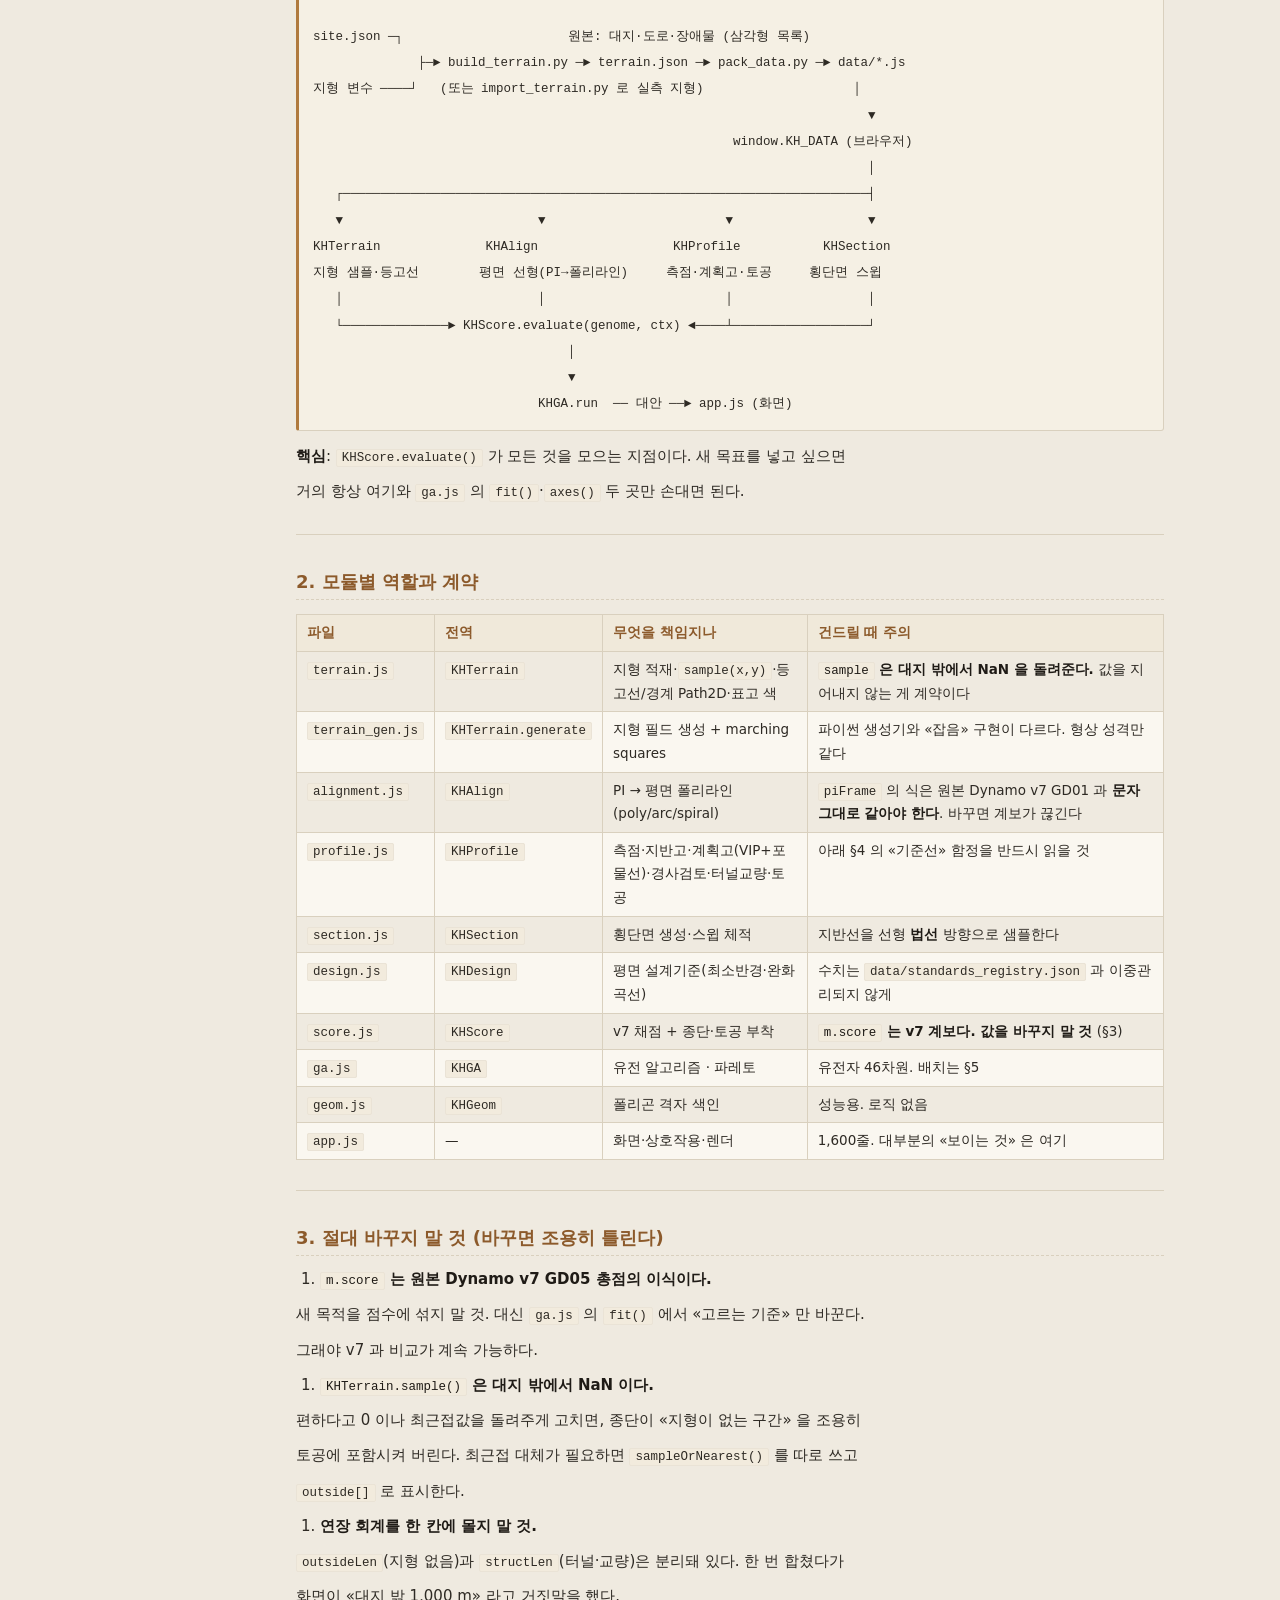
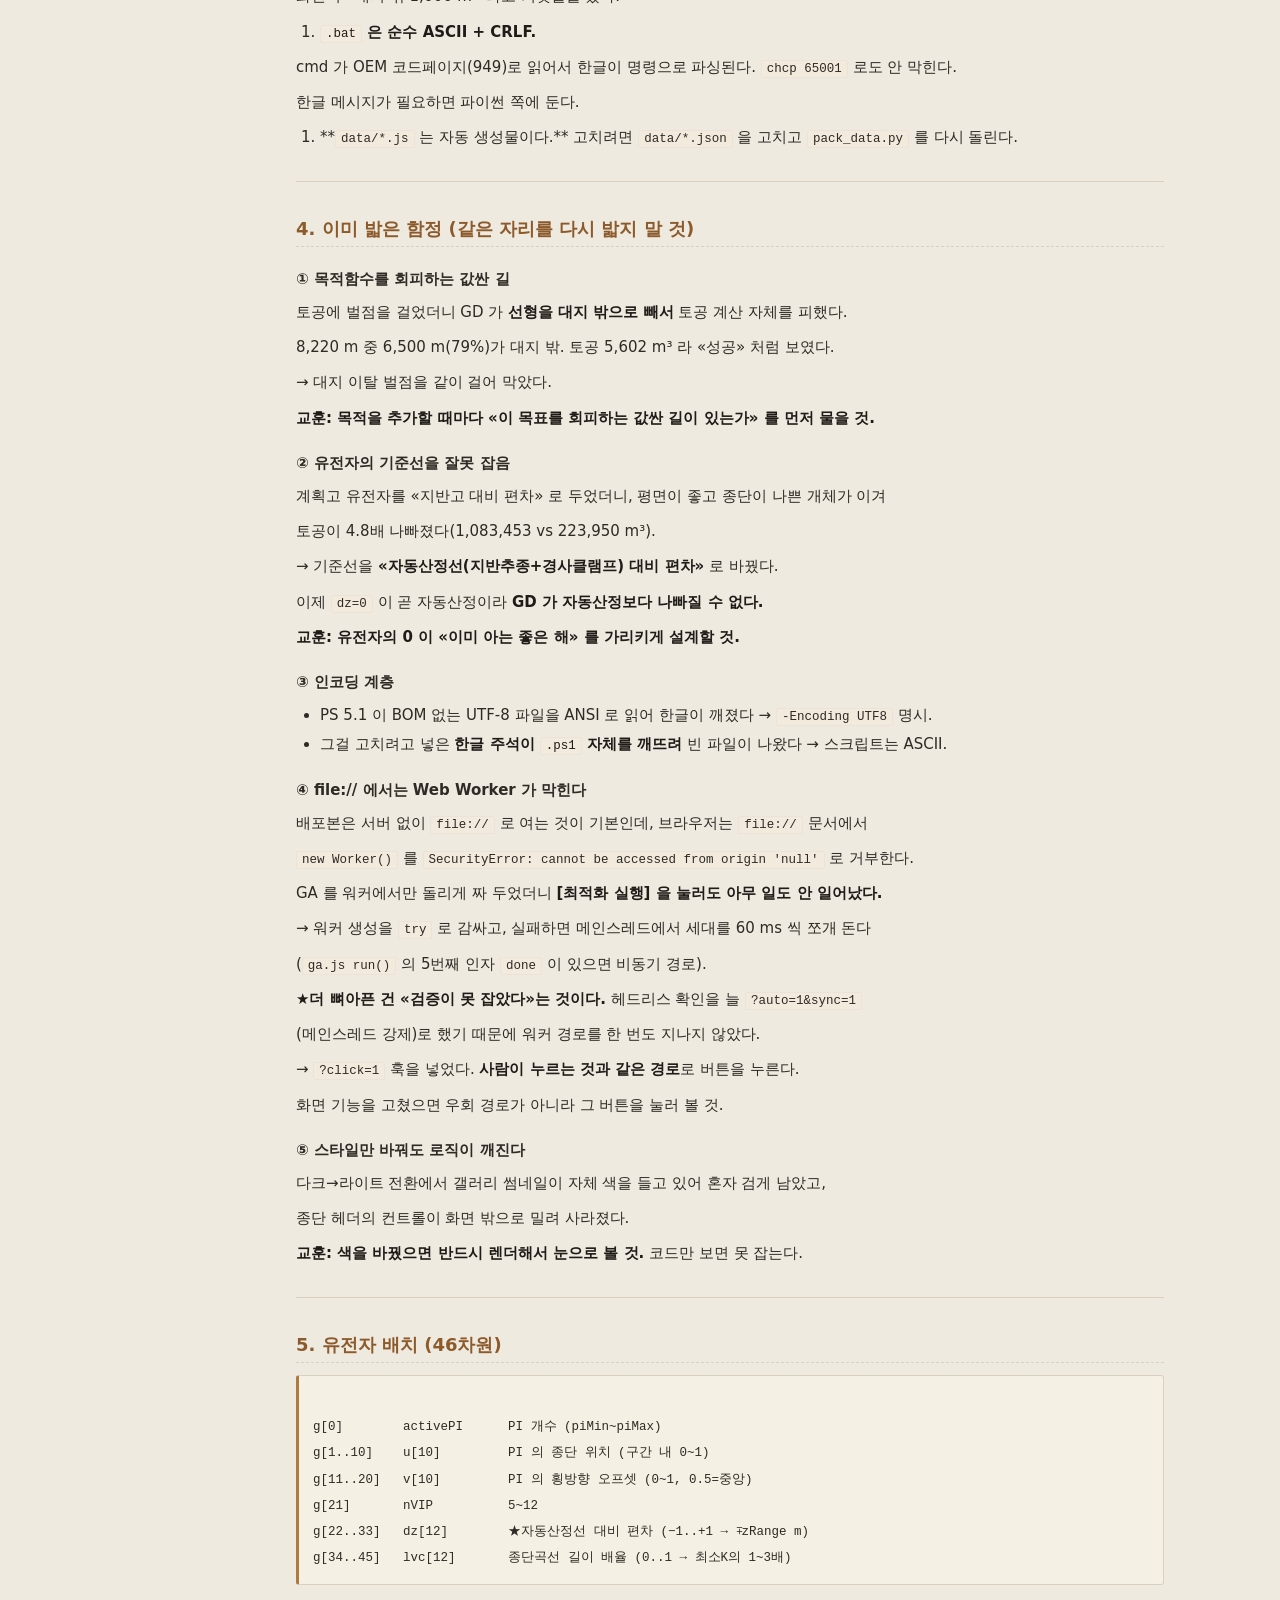
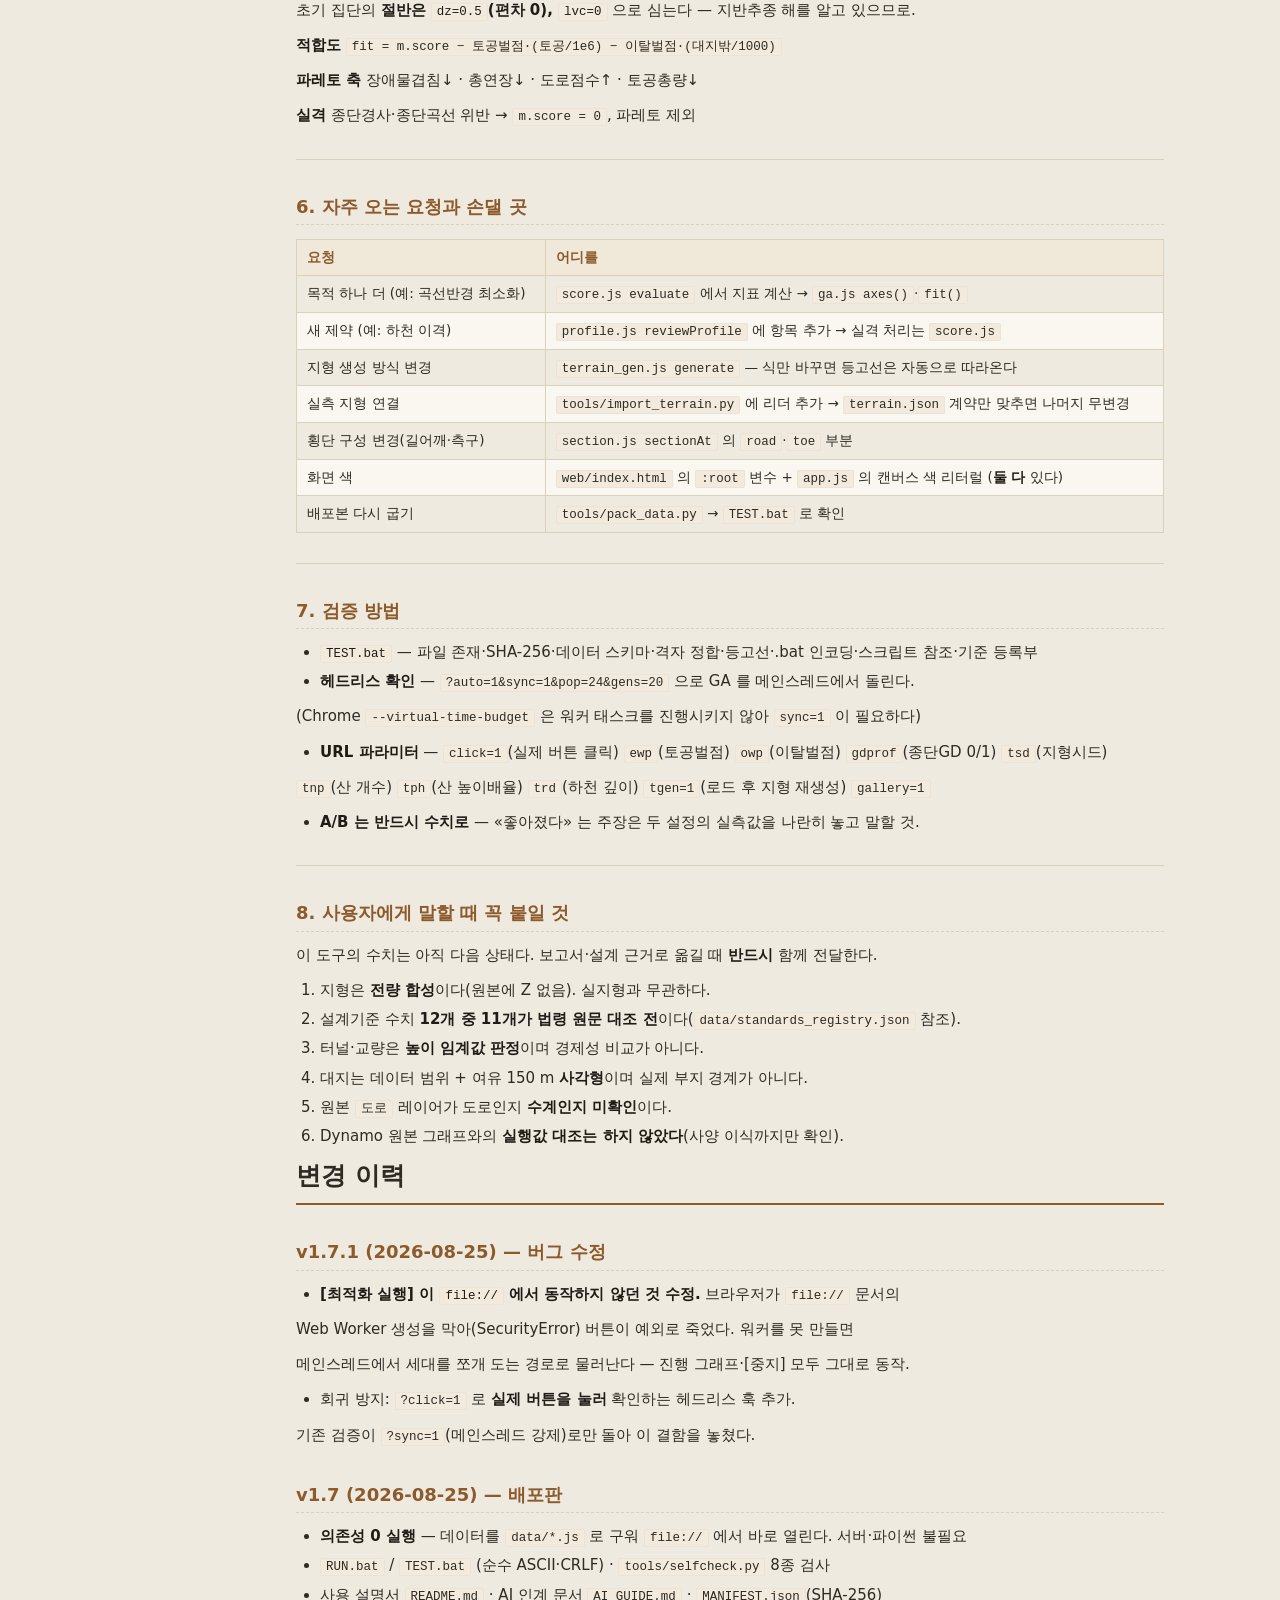
<file: 05_terrain-alignment/docs/설명자료.html>
<!doctype html><html lang=ko><meta charset=utf-8><meta name=viewport content='width=device-width,initial-scale=1'><title>지형·선형 GD 워크벤치 — 설명자료</title><style>
:root{--bg:#EFEAE0;--paper:#FBF9F4;--line:#D9D0BE;--line2:#EAE3D6;--ink:#2E2A24;
      --dim:#7A7264;--acc:#8C5A2B;--acc2:#B07A3E;--bad:#B0432F;--ok:#2E7D5B}
*{box-sizing:border-box}
body{margin:0;background:var(--bg);color:var(--ink);
     font:15px/1.75 "Malgun Gothic","Segoe UI",system-ui,sans-serif}
#wrap{display:flex;min-height:100vh}
nav{width:250px;flex:none;background:var(--paper);border-right:1px solid var(--line);
    padding:20px 0;position:sticky;top:0;height:100vh;overflow-y:auto}
nav h1{font-size:14px;margin:0 20px 14px;padding-bottom:12px;border-bottom:2px solid var(--acc)}
nav h1 small{display:block;color:var(--dim);font-weight:400;font-size:11px;margin-top:4px}
nav a{display:block;padding:4px 20px;color:var(--dim);text-decoration:none;font-size:12.5px;
      border-left:3px solid transparent}
nav a:hover{color:var(--acc);background:#F3EDE2}
nav a.h1{color:var(--ink);font-weight:700;margin-top:10px;border-left-color:var(--acc)}
nav a.h3{padding-left:34px;font-size:12px}
main{flex:1;min-width:0;padding:34px 46px 90px;max-width:960px}
h1,h2,h3{line-height:1.4}
h1{font-size:25px;margin:46px 0 6px;padding-bottom:10px;border-bottom:2px solid var(--acc)}
h1:first-child{margin-top:0}
h2{font-size:18px;margin:34px 0 10px;color:var(--acc);padding-bottom:5px;
   border-bottom:1px dashed var(--line)}
h3{font-size:15px;margin:22px 0 6px}
p{margin:9px 0}
code{background:#F2EBDD;border:1px solid var(--line2);border-radius:2px;padding:1px 5px;
     font:12.5px Consolas,monospace}
pre{background:#F5F0E4;border:1px solid var(--line);border-left:3px solid var(--acc2);
    border-radius:3px;padding:12px 14px;overflow-x:auto;margin:12px 0}
pre code{background:none;border:0;padding:0;font-size:12.5px;line-height:1.6}
table{border-collapse:collapse;margin:14px 0;font-size:13.5px;width:100%}
th,td{border:1px solid var(--line);padding:6px 10px;text-align:left;vertical-align:top}
th{background:#F0E9DA;font-weight:700;color:var(--acc)}
tr:nth-child(even) td{background:#FAF7F0}
blockquote{margin:12px 0;padding:9px 14px;background:#F5EFE3;border-left:3px solid var(--acc2);
           color:#4A4238}
ul,ol{margin:9px 0;padding-left:24px}
li{margin:3px 0}
hr{border:0;border-top:1px solid var(--line);margin:30px 0}
a{color:var(--acc)}
figure{margin:16px 0;padding:0}
figure img{max-width:100%;display:block;border:1px solid var(--line);border-radius:3px;
           background:#fff;box-shadow:0 1px 4px rgba(60,50,35,.10)}
figcaption{font-size:12px;color:var(--dim);margin-top:5px}
p>img,li>img{max-width:100%;border:1px solid var(--line);border-radius:3px}
strong{color:#1F1B16}
.warnbox{background:#F8EEE9;border:1px solid #E0BFB6;border-left:3px solid var(--bad);
         border-radius:3px;padding:12px 15px;margin:16px 0}
.warnbox b{color:var(--bad)}
</style><div id=wrap><nav><h1>지형·선형 GD 워크벤치<small>v1.7 설명자료</small></h1><a class="h1" href="#USAGE-0">지형·선형 GD 워크벤치 — 사용 설명서</a>
<a class="h2" href="#USAGE-1">1. 실행</a>
<a class="h2" href="#USAGE-2">2. 화면 구성</a>
<a class="h2" href="#USAGE-3">3. 순서대로 해 보기</a>
<a class="h3" href="#USAGE-4">① 지형을 정한다</a>
<a class="h3" href="#USAGE-5">② 도로 조건을 넣는다</a>
<a class="h3" href="#USAGE-6">③ 대안을 찾는다</a>
<a class="h2" href="#USAGE-7">4. 숫자를 어떻게 읽나</a>
<a class="h2" href="#USAGE-8">5. 반드시 알고 쓸 것 (정직 고지)</a>
<a class="h2" href="#USAGE-9">6. 실제 지형을 넣으려면 (선택)</a>
<a class="h2" href="#USAGE-10">7. 잘 안 될 때</a>
<a class="h2" href="#USAGE-11">8. 파일 구조</a>
<a class="h1" href="#AI_GUIDE-0">AI_GUIDE — 이 도구를 맡게 된 AI 에게</a>
<a class="h2" href="#AI_GUIDE-1">0. 30초 요약</a>
<a class="h2" href="#AI_GUIDE-2">1. 데이터 흐름 (이 그림이 전부다)</a>
<a class="h2" href="#AI_GUIDE-3">2. 모듈별 역할과 계약</a>
<a class="h2" href="#AI_GUIDE-4">3. 절대 바꾸지 말 것 (바꾸면 조용히 틀린다)</a>
<a class="h2" href="#AI_GUIDE-5">4. 이미 밟은 함정 (같은 자리를 다시 밟지 말 것)</a>
<a class="h3" href="#AI_GUIDE-6">① 목적함수를 회피하는 값싼 길</a>
<a class="h3" href="#AI_GUIDE-7">② 유전자의 기준선을 잘못 잡음</a>
<a class="h3" href="#AI_GUIDE-8">③ 인코딩 계층</a>
<a class="h3" href="#AI_GUIDE-9">④ file:// 에서는 Web Worker 가 막힌다</a>
<a class="h3" href="#AI_GUIDE-10">⑤ 스타일만 바꿔도 로직이 깨진다</a>
<a class="h2" href="#AI_GUIDE-11">5. 유전자 배치 (46차원)</a>
<a class="h2" href="#AI_GUIDE-12">6. 자주 오는 요청과 손댈 곳</a>
<a class="h2" href="#AI_GUIDE-13">7. 검증 방법</a>
<a class="h2" href="#AI_GUIDE-14">8. 사용자에게 말할 때 꼭 붙일 것</a>
<a class="h1" href="#CHANGELOG-0">변경 이력</a>
<a class="h2" href="#CHANGELOG-1">v1.7.1 (2026-08-25) — 버그 수정</a>
<a class="h2" href="#CHANGELOG-2">v1.7 (2026-08-25) — 배포판</a>
<a class="h2" href="#CHANGELOG-3">v1.6 (2026-08-25)</a>
<a class="h2" href="#CHANGELOG-4">v1.5 (2026-08-25)</a>
<a class="h2" href="#CHANGELOG-5">v1.4 (2026-08-25)</a>
<a class="h2" href="#CHANGELOG-6">v1.3 이전</a></nav><main><div class="warnbox"><b>먼저 알아 둘 것</b><br>
지형은 전량 <b>합성</b>이다(원본에 표고 없음) · 설계기준 수치 <b>12개 중 11개가 법령 원문 대조 전</b> ·
터널·교량은 <b>높이 임계값 판정</b>(경제성 비교 아님) · 대지는 데이터 범위 + 여유 150 m <b>사각형</b>.
그대로 설계 근거로 옮기지 말 것.</div><section id="USAGE.md"><h1 id="USAGE-0">지형·선형 GD 워크벤치 — 사용 설명서</h1>
<p>지형(등고선)을 만들고, 그 위에서 도로의 <strong>평면 + 종단</strong> 선형을 Generative Design 으로</p>
<p>찾는 도구다. 브라우저만 있으면 된다.</p>
<blockquote><strong>한 줄 요약</strong> — <code>RUN.bat</code> 더블클릭 → 우측에서 값 바꾸기 → <code>[최적화 실행]</code> → 대안 고르기.</blockquote>
<hr>
<h2 id="USAGE-1">1. 실행</h2>
<p><strong><code>RUN.bat</code> 을 더블클릭한다.</strong> 끝이다.</p>
<p><figure><img src="img/01_overview.png" alt="실행 직후 화면 — 왼쪽 위 평면, 아래 종단면·횡단면, 오른쪽 조작 패널"><figcaption>실행 직후 화면 — 왼쪽 위 평면, 아래 종단면·횡단면, 오른쪽 조작 패널</figcaption></figure></p>
<ul>
<li>파이썬·서버·인터넷 <strong>전부 불필요</strong>. 데이터가 <code>data\*.js</code> 에 구워져 있어 파일에서 바로 열린다.</li>
<li>잘 안 되면 <code>web\index.html</code> 을 브라우저로 직접 열어도 똑같다.</li>
<li>화면이 옛날 것처럼 보이면 <strong>Ctrl+F5</strong>(강력 새로고침).</li>
<li>제대로 받았는지 확인하려면 <strong><code>TEST.bat</code></strong> — 파일 8종 검사. (검사기만 파이썬을 쓴다. 없으면 파일 존재만 본다.)</li>
</ul>
<p>권장 브라우저는 Chrome 또는 Edge. <code>RUN.bat</code> 이 둘을 먼저 찾고, 없으면 기본 프로그램으로 연다.</p>
<hr>
<h2 id="USAGE-2">2. 화면 구성</h2>
<pre><code>
┌──────────────────────────────┬───────────────┐
│  평면 (지형 등고선 + 도로·장애물 + 선형)  │   우측 패널    │
│                                          │   ① 지형       │
│                                          │   ② 지형 변수  │
│                                          │   ③ 구조물 판정│
│                                          │   ④ 점 편집    │
│                                          │   ⑤ 레이어     │
│                                          │   ⑥ 선형 모델  │
│                                          │   ⑦ 설계기준   │
├──────────────────────────────┤   ⑧ 종단 설계  │
│  종단면            │  횡단면   │   ⑨ 채점·GA    │
└──────────────────────────────┴───────────────┘
</code></pre>
<p><figure><img src="img/02_plan.png" alt="평면 — 갈색 등고선(굵은 선이 계곡선), 갈색 점선이 대지 경계, 청색이 도로, 적갈이 장애물, 황토가 선형. 보라=터널 · 녹=교량 구간"><figcaption>평면 — 갈색 등고선(굵은 선이 계곡선), 갈색 점선이 대지 경계, 청색이 도로, 적갈이 장애물, 황토가 선형. 보라=터널 · 녹=교량 구간</figcaption></figure></p>
<p><strong>평면</strong> — 등고선(갈색, 굵은 선이 계곡선) · 대지 경계(갈색 점선) · 도로(청색) ·</p>
<p>장애물(적갈) · 선형(황토) · 터널(보라)·교량(녹) 구간.</p>
<p>점을 끌어 옮길 수 있고, 휠로 확대, 드래그로 이동한다.</p>
<p><figure><img src="img/06_profile.png" alt="종단면 — 갈색이 지반고, 청색이 계획고. 주황 채움이 절토, 청색 채움이 성토. 아래 색띠가 터널·교량 구간"><figcaption>종단면 — 갈색이 지반고, 청색이 계획고. 주황 채움이 절토, 청색 채움이 성토. 아래 색띠가 터널·교량 구간</figcaption></figure></p>
<p><strong>종단면</strong> — 아래 왼쪽. 지반고(갈색) · 계획고(청색) · 절토(주황 채움)·성토(청색 채움) ·</p>
<p>구간 경사 % · VIP(황색 점) · 터널/교량 색띠. 우측 위 <code>과장 V:H</code> 로 세로 과장을 조절한다.</p>
<p><figure><img src="img/07_section.png" alt="횡단면 — 황토가 노면, 청색이 비탈면, 갈색이 지반선, 검은 점이 비탈끝"><figcaption>횡단면 — 황토가 노면, 청색이 비탈면, 갈색이 지반선, 검은 점이 비탈끝</figcaption></figure></p>
<p><strong>횡단면</strong> — 아래 오른쪽. <code>측점</code> 슬라이더로 위치를 옮기며 그 자리의 횡단을 본다.</p>
<p>노면(황토) · 비탈면(청색) · 지반선(갈색) · 비탈끝(검은 점).</p>
<hr>
<h2 id="USAGE-3">3. 순서대로 해 보기</h2>
<h3 id="USAGE-4">① 지형을 정한다</h3>
<p><code>지형 변수</code> 에서 슬라이더를 움직이고 <strong><code>[지형 재생성]</code></strong> 을 누른다.</p>
<p><figure><img src="img/03_terrain_panel.png" alt="지형·지형 변수 패널 — 산 개수·높이·반경, 하천 깊이·폭, 잡음, 시드"><figcaption>지형·지형 변수 패널 — 산 개수·높이·반경, 하천 깊이·폭, 잡음, 시드</figcaption></figure></p>
<table><thead><tr><th>변수</th><th>무엇이 바뀌나</th></tr></thead><tbody>
<tr><td>기준표고</td><td>전체 표고를 위아래로</td></tr>
<tr><td>전체경사 방향·율</td><td>대지 전체가 어느 쪽으로 기우는가</td></tr>
<tr><td><strong>산 개수 / 높이 배율 / 반경 배율</strong></td><td>산이 몇 개, 얼마나 높고 넓은가</td></tr>
<tr><td><strong>하천 깊이 / 폭</strong></td><td>골짜기가 얼마나 깊고 넓은가</td></tr>
<tr><td>잡음 진폭 / 옥타브</td><td>지형의 잔주름</td></tr>
<tr><td>지형 시드 · <code>[주사위]</code></td><td>같은 설정에서 다른 지형</td></tr>
</tbody></table>
<p>같은 부지에서 변수만 바꾼 결과다. 왼쪽이 기본(시드 7 · 산 3개), 오른쪽이 산 5개·높이 1.6배·하천 깊이 40 m.</p>
<p><figure><img src="img/04_terrain_seed7.png" alt="기본 지형 — 시드 7 · 산 3개"><figcaption>기본 지형 — 시드 7 · 산 3개</figcaption></figure></p>
<p><figure><img src="img/05_terrain_alt.png" alt="산 5개 · 높이 1.6배 · 하천 40 m 로 재생성 — 선형이 지나는 자리도 함께 달라진다"><figcaption>산 5개 · 높이 1.6배 · 하천 40 m 로 재생성 — 선형이 지나는 자리도 함께 달라진다</figcaption></figure></p>
<p><code>[원본 복귀]</code> 로 처음 지형으로 되돌린다.</p>
<p>슬라이더를 움직이는 즉시 바뀌지 않고 <strong>버튼을 눌러야</strong> 다시 계산한다(격자가 12만 칸이라 무겁다).</p>
<h3 id="USAGE-5">② 도로 조건을 넣는다</h3>
<p><code>종단 설계</code> 에서:</p>
<table><thead><tr><th>입력</th><th>기본</th><th>뜻</th></tr></thead><tbody>
<tr><td>설계속도 V</td><td>60</td><td>60·80·100 중 고르면 아래 값들이 따라 바뀐다</td></tr>
<tr><td><strong>최대 종단경사 ±%</strong></td><td>8</td><td>이걸 넘으면 <strong>실격</strong>. 직접 숫자를 넣는다</td></tr>
<tr><td>최소 종단경사 %</td><td>0.3</td><td>배수를 위한 하한</td></tr>
<tr><td>종단곡선 K 볼록/오목</td><td>11 / 15</td><td>종단곡선이 이보다 완만해야 한다</td></tr>
<tr><td>도로폭 B m</td><td>20</td><td>토공 계산의 노면 폭</td></tr>
<tr><td>절토·성토 비탈면 1:m</td><td>1.2 / 1.5</td><td>비탈면 기울기</td></tr>
<tr><td>편경사 %</td><td>2</td><td>횡단의 좌우 기울기</td></tr>
<tr><td>측점 간격 m</td><td>20</td><td>종단·토공을 계산하는 간격</td></tr>
<tr><td>종단도 GD로 탐색</td><td>켬</td><td>끄면 계획고를 자동으로만 정한다</td></tr>
<tr><td>계획고 탐색폭 ±m</td><td>25</td><td>GD 가 계획고를 얼마나 흔들어 볼지</td></tr>
</tbody></table>
<p><code>구조물 판정</code> 에서 터널·교량으로 넘어가는 높이와 최소연장을 정한다.</p>
<p><figure><img src="img/08_struct_panel.png" alt="구조물 판정 패널과 설계기준 등록부 — 판정 결과(토공·터널·교량 연장)와 미검증 수치 목록이 같이 나온다"><figcaption>구조물 판정 패널과 설계기준 등록부 — 판정 결과(토공·터널·교량 연장)와 미검증 수치 목록이 같이 나온다</figcaption></figure></p>
<h3 id="USAGE-6">③ 대안을 찾는다</h3>
<p><code>최적화 (GA)</code> 에서 Population·Generation 을 정하고 <strong><code>[최적화 실행]</code></strong>.</p>
<ul>
<li><strong>토공 벌점(점/백만 m³)</strong> — 올릴수록 토공이 큰 대안이 밀린다. 0 이면 기존 v7 총점 그대로.</li>
<li><strong>대지 이탈 벌점(점/km)</strong> — 선형이 대지 밖으로 나가는 것을 막는다. 0 으로 두면</li>
</ul>
<p>  GD 가 대지 밖으로 빠져 토공 계산을 피해 간다(실제로 겪은 일이다).</p>
<p><figure><img src="img/09_gallery.png" alt="최적화 후 — 왼쪽 갤러리에서 대안을 고르면 평면·종단·횡단이 함께 바뀐다"><figcaption>최적화 후 — 왼쪽 갤러리에서 대안을 고르면 평면·종단·횡단이 함께 바뀐다</figcaption></figure></p>
<p>진행 중에는 아래 <code>[중지]</code> 로 언제든 멈출 수 있고, 그때까지 찾은 최선이 남는다.</p>
<blockquote><strong>계산이 어디서 도는가</strong> — 서버로 열면 별도 스레드(Web Worker)에서, <code>file://</code> 로 열면 메인스레드에서 돈다.</blockquote>
<blockquote>브라우저가 <code>file://</code> 문서의 워커 생성을 막기 때문이다. 결과는 같고 속도만 다르다.</blockquote>
<p>끝나면 <code>[대안 갤러리]</code> 에서 후보를 눈으로 고른다. 카드를 누르면 평면·종단·횡단이 그 대안으로 바뀐다.</p>
<hr>
<h2 id="USAGE-7">4. 숫자를 어떻게 읽나</h2>
<p><strong>종단면 머리줄</strong></p>
<p><code>연장 · 최대경사 · 절토 · 성토 · 불균형 · 터널 · 교량 · 구조물 n m 토공 제외 · 기준 만족/위반</code></p>
<ul>
<li><strong>불균형</strong> = |절토 − 성토|. 클수록 흙을 밖에서 들여오거나 밖으로 버려야 한다.</li>
<li><strong>구조물 … 토공 제외</strong> = 터널·교량 구간이라 절성토를 계산하지 않은 연장.</li>
<li><strong>위반</strong> 이 뜨면 종단경사나 종단곡선 K 가 기준을 벗어난 것이다. 그 구간은 종단에서 <strong>빨강</strong>으로 나온다.</li>
</ul>
<p><strong>토공 계산 방식</strong> — <code>토공을 단면 스윕으로</code> 가 켜져 있으면 선형 법선 방향으로 지형을 잘라</p>
<p><strong>실제 지반 횡단형상</strong>과 계획면 사이 면적을 잰다(편측 절토·편측 성토가 잡힌다).</p>
<p>끄면 근사식 <code>A = |h|·B + m·h²</code> 를 쓴다. 둘의 차이를 비교해 볼 수 있다.</p>
<hr>
<h2 id="USAGE-8">5. 반드시 알고 쓸 것 (정직 고지)</h2>
<ol>
<li><strong>지형은 전량 합성이다.</strong> 원본 데이터에 표고(Z)가 없어서 프로그램이 만들어 낸 것이다.</li>
</ol>
<p>   <strong>실제 지형과 무관하다.</strong> 실지형을 쓰려면 §6 을 보라.</p>
<ol>
<li><strong>설계기준 수치 12개 중 11개가 법령 원문 대조 전이다.</strong> 화면의 <code>수치 n/12 검증</code> 배지가 그것이다.</li>
</ol>
<p>   최대 종단경사·종단곡선 K·비탈면 기울기는 <strong>관행값</strong>이며 그대로 설계에 쓰면 안 된다.</p>
<ol>
<li><strong>터널·교량 판정은 높이 임계값</strong>으로 한다. 실무 결정은 토공 대 구조물의 경제성 비교다.</li>
</ol>
<p>   여기 판정은 «어디쯤 구조물이 필요하겠다» 를 빠르게 보는 용도다.</p>
<ol>
<li><strong>대지는 데이터 범위 + 여유 150 m 의 사각형</strong>이다. 실제 사업 부지 경계가 아니다.</li>
<li>원본 <code>도로</code> 레이어가 도로인지 수계인지 <strong>확인되지 않았다</strong>.</li>
</ol>
<hr>
<h2 id="USAGE-9">6. 실제 지형을 넣으려면 (선택)</h2>
<p><code>import_terrain.py</code> 로 외부 지형을 <code>terrain.json</code> 으로 바꾼 뒤 <code>pack_data.py</code> 로 다시 굽는다.</p>
<p>이 두 가지만 파이썬이 필요하다.</p>
<pre><code>
python tools/import_terrain.py &lt;파일&gt; --cell 20 --interval 5
python tools/pack_data.py
</code></pre>
<p>합성 지형을 다시 만들려면 <code>python toolsuild_terrain.py</code> (지형 변수는 파일 상단 <code>PARAMS</code>).</p>
<table><thead><tr><th>형식</th><th>확장자</th><th>비고</th></tr></thead><tbody>
<tr><td>ESRI ASCII Grid</td><td><code>.asc</code> <code>.txt</code></td><td>왕복 시험 완료(값 완전 일치)</td></tr>
<tr><td>점군</td><td><code>.xyz</code> <code>.csv</code></td><td><code>x y z</code> 또는 <code>x,y,z</code>. 왕복 시험 완료</td></tr>
<tr><td>LandXML 표면</td><td><code>.xml</code></td><td>구현됨, <strong>표본 미시험</strong></td></tr>
<tr><td>DXF 등고선</td><td><code>.dxf</code></td><td>구현됨, <strong>표본 미시험</strong>. <code>ezdxf</code> 필요</td></tr>
</tbody></table>
<p>★ <strong>좌표계 변환은 하지 않는다.</strong> 파일 좌표가 대지와 같은 계라고 가정한다.</p>
<p>다르면 미리 변환해서 넣어야 한다 — 프로그램이 추측하지 않는다.</p>
<p>대지 범위 밖 점 비율을 실행 중에 알려 주므로, 0% 에 가까우면 좌표계를 의심할 것.</p>
<hr>
<h2 id="USAGE-10">7. 잘 안 될 때</h2>
<table><thead><tr><th>증상</th><th>원인·조치</th></tr></thead><tbody>
<tr><td>빈 화면 / 그림이 없다</td><td>압축을 폴더째 풀지 않았다. <code>web</code>·<code>data</code> 폴더가 나란히 있어야 한다. <code>TEST.bat</code> 실행</td></tr>
<tr><td>소스 코드가 그냥 보인다</td><td><code>.html</code> 이 편집기에 연결돼 있다. Chrome/Edge 로 직접 열 것</td></tr>
<tr><td>옛날 화면이 나온다</td><td><strong>Ctrl+F5</strong></td></tr>
<tr><td>지형 재생성이 느리다</td><td>정상. 격자 12만 칸을 다시 계산한다(수백 ms~수 초)</td></tr>
<tr><td>최적화가 멈춘 것 같다</td><td>Population×Generation 만큼 평가한다. 먼저 Pop 20 / Gen 15 로 감을 잡을 것</td></tr>
<tr><td>최적화 중 화면이 살짝 끊긴다</td><td>정상. <code>file://</code> 로 열면 브라우저가 백그라운드 계산(Web Worker)을 막아 <strong>메인스레드</strong>로 돈다. 세대마다 화면에 양보하지만 완전히 매끄럽지는 않다. <code>serve.py</code> 로 열면 워커를 쓴다</td></tr>
<tr><td>종단이 이상하다</td><td><code>측점 간격</code> 을 줄이면(예: 10 m) 지형을 더 촘촘히 따라간다</td></tr>
<tr><td>대안이 다 실격이다</td><td><code>최대 종단경사</code> 가 너무 빡빡하거나 지형 기복이 너무 크다. 산 높이 배율을 낮춰 볼 것</td></tr>
</tbody></table>
<hr>
<h2 id="USAGE-11">8. 파일 구조</h2>
<pre><code>
RUN.bat                 실행 (파이썬 불필요)
TEST.bat                자가검사
MANIFEST.json           파일 목록 + SHA-256
START_HERE.txt          제일 먼저 읽을 것
README.md               이 문서 — 사용 설명서
AI_GUIDE.md             AI 에게 이 도구를 설명하는 문서
CHANGELOG.md            판올림 기록
web/
  index.html            화면
  js/  terrain.js       지형 적재·샘플·등고선 경로
       terrain_gen.js   지형 생성 + marching squares
       alignment.js     평면 선형(직선·원곡선·클로소이드)
       profile.js       측점·계획고·종단곡선·경사검토·터널교량·토공
       section.js       횡단면 스윕
       design.js        평면 설계기준 검토
       score.js         채점(v7 계보 + 토공)
       ga.js            유전 알고리즘
       geom.js          격자 공간색인
       app.js           화면·상호작용
data/
  site.js/.json      대지·도로·장애물
  terrain.js/.json      지형 격자 + 등고선
  _aux.js               설계기준 등록부 등
tools/
  selfcheck.py          자가검사 본체
  pack_data.py          JSON → JS 굽기 (data/*.json → data/*.js)
  build_terrain.py      합성 지형 생성기
  import_terrain.py     외부 지형 읽기 (ASC/XYZ/LandXML/DXF)
docs/                   설계·계획 문서
serve.py                (선택) 로컬 서버 — 개발용. 실행에는 필요 없다
</code></pre></section>
<section id="AI_GUIDE.md"><h1 id="AI_GUIDE-0">AI_GUIDE — 이 도구를 맡게 된 AI 에게</h1>
<p>이 문서는 사람이 아니라 <strong>AI 조수</strong>를 위한 것이다. 사용자가 이 폴더를 열고</p>
<p>&quot;이거 고쳐 줘 / 이 기능 추가해 줘&quot; 라고 할 때, 코드를 뒤지기 전에 이것부터 읽으면</p>
<p>구조와 «건드리면 안 되는 것» 을 빨리 잡을 수 있다.</p>
<hr>
<h2 id="AI_GUIDE-1">0. 30초 요약</h2>
<ul>
<li><strong>무엇</strong> — 합성/실측 지형 위에서 도로의 <strong>평면 + 종단</strong> 선형을 GD(유전 알고리즘)로 찾는 웹 도구.</li>
<li><strong>어떻게 도나</strong> — 순수 HTML/JS. <strong>라이브러리 0개, 서버 0개, 빌드 0개.</strong> <code>web/index.html</code> 을 열면 끝.</li>
<li><strong>데이터</strong> — <code>data/*.js</code> 가 <code>window.KH_DATA</code> 에 미리 실린다(<code>file://</code> 에서 fetch 가 막히므로).</li>
<li><strong>파이썬</strong> — 워크벤치 실행에는 <strong>필요 없다.</strong> 자가검사·데이터 굽기·외부 지형 읽기에만 쓴다.</li>
<li><strong>정본</strong> — 지형은 «격자 z» 가 아니라 <strong>등고선</strong>이 정본이라는 관점으로 만들어졌다.</li>
</ul>
<hr>
<h2 id="AI_GUIDE-2">1. 데이터 흐름 (이 그림이 전부다)</h2>
<pre><code>
site.json ─┐                      원본: 대지·도로·장애물 (삼각형 목록)
              ├─► build_terrain.py ─► terrain.json ─► pack_data.py ─► data/*.js
지형 변수 ────┘   (또는 import_terrain.py 로 실측 지형)                    │
                                                                          ▼
                                                        window.KH_DATA (브라우저)
                                                                          │
   ┌──────────────────────────────────────────────────────────────────────┤
   ▼                          ▼                        ▼                  ▼
KHTerrain              KHAlign                  KHProfile           KHSection
지형 샘플·등고선        평면 선형(PI→폴리라인)     측점·계획고·토공     횡단면 스윕
   │                          │                        │                  │
   └──────────────► KHScore.evaluate(genome, ctx) ◄────┴──────────────────┘
                                  │
                                  ▼
                              KHGA.run  ── 대안 ──► app.js (화면)
</code></pre>
<p><strong>핵심</strong>: <code>KHScore.evaluate()</code> 가 모든 것을 모으는 지점이다. 새 목표를 넣고 싶으면</p>
<p>거의 항상 여기와 <code>ga.js</code> 의 <code>fit()</code>·<code>axes()</code> 두 곳만 손대면 된다.</p>
<hr>
<h2 id="AI_GUIDE-3">2. 모듈별 역할과 계약</h2>
<table><thead><tr><th>파일</th><th>전역</th><th>무엇을 책임지나</th><th>건드릴 때 주의</th></tr></thead><tbody>
<tr><td><code>terrain.js</code></td><td><code>KHTerrain</code></td><td>지형 적재·<code>sample(x,y)</code>·등고선/경계 Path2D·표고 색</td><td><strong><code>sample</code> 은 대지 밖에서 NaN 을 돌려준다.</strong> 값을 지어내지 않는 게 계약이다</td></tr>
<tr><td><code>terrain_gen.js</code></td><td><code>KHTerrain.generate</code></td><td>지형 필드 생성 + marching squares</td><td>파이썬 생성기와 «잡음» 구현이 다르다. 형상 성격만 같다</td></tr>
<tr><td><code>alignment.js</code></td><td><code>KHAlign</code></td><td>PI → 평면 폴리라인 (poly/arc/spiral)</td><td><code>piFrame</code> 의 식은 원본 Dynamo v7 GD01 과 <strong>문자 그대로 같아야 한다</strong>. 바꾸면 계보가 끊긴다</td></tr>
<tr><td><code>profile.js</code></td><td><code>KHProfile</code></td><td>측점·지반고·계획고(VIP+포물선)·경사검토·터널교량·토공</td><td>아래 §4 의 «기준선» 함정을 반드시 읽을 것</td></tr>
<tr><td><code>section.js</code></td><td><code>KHSection</code></td><td>횡단면 생성·스윕 체적</td><td>지반선을 선형 <strong>법선</strong> 방향으로 샘플한다</td></tr>
<tr><td><code>design.js</code></td><td><code>KHDesign</code></td><td>평면 설계기준(최소반경·완화곡선)</td><td>수치는 <code>data/standards_registry.json</code> 과 이중관리되지 않게</td></tr>
<tr><td><code>score.js</code></td><td><code>KHScore</code></td><td>v7 채점 + 종단·토공 부착</td><td><strong><code>m.score</code> 는 v7 계보다. 값을 바꾸지 말 것</strong> (§3)</td></tr>
<tr><td><code>ga.js</code></td><td><code>KHGA</code></td><td>유전 알고리즘 · 파레토</td><td>유전자 46차원. 배치는 §5</td></tr>
<tr><td><code>geom.js</code></td><td><code>KHGeom</code></td><td>폴리곤 격자 색인</td><td>성능용. 로직 없음</td></tr>
<tr><td><code>app.js</code></td><td>—</td><td>화면·상호작용·렌더</td><td>1,600줄. 대부분의 «보이는 것» 은 여기</td></tr>
</tbody></table>
<hr>
<h2 id="AI_GUIDE-4">3. 절대 바꾸지 말 것 (바꾸면 조용히 틀린다)</h2>
<ol>
<li><strong><code>m.score</code> 는 원본 Dynamo v7 GD05 총점의 이식이다.</strong></li>
</ol>
<p>   새 목적을 점수에 섞지 말 것. 대신 <code>ga.js</code> 의 <code>fit()</code> 에서 «고르는 기준» 만 바꾼다.</p>
<p>   그래야 v7 과 비교가 계속 가능하다.</p>
<ol>
<li><strong><code>KHTerrain.sample()</code> 은 대지 밖에서 NaN 이다.</strong></li>
</ol>
<p>   편하다고 0 이나 최근접값을 돌려주게 고치면, 종단이 «지형이 없는 구간» 을 조용히</p>
<p>   토공에 포함시켜 버린다. 최근접 대체가 필요하면 <code>sampleOrNearest()</code> 를 따로 쓰고</p>
<p>   <code>outside[]</code> 로 표시한다.</p>
<ol>
<li><strong>연장 회계를 한 칸에 몰지 말 것.</strong></li>
</ol>
<p>   <code>outsideLen</code>(지형 없음)과 <code>structLen</code>(터널·교량)은 분리돼 있다. 한 번 합쳤다가</p>
<p>   화면이 «대지 밖 1,000 m» 라고 거짓말을 했다.</p>
<ol>
<li><strong><code>.bat</code> 은 순수 ASCII + CRLF.</strong></li>
</ol>
<p>   cmd 가 OEM 코드페이지(949)로 읽어서 한글이 명령으로 파싱된다. <code>chcp 65001</code> 로도 안 막힌다.</p>
<p>   한글 메시지가 필요하면 파이썬 쪽에 둔다.</p>
<ol>
<li>**<code>data/*.js</code> 는 자동 생성물이다.** 고치려면 <code>data/*.json</code> 을 고치고 <code>pack_data.py</code> 를 다시 돌린다.</li>
</ol>
<hr>
<h2 id="AI_GUIDE-5">4. 이미 밟은 함정 (같은 자리를 다시 밟지 말 것)</h2>
<h3 id="AI_GUIDE-6">① 목적함수를 회피하는 값싼 길</h3>
<p>토공에 벌점을 걸었더니 GD 가 <strong>선형을 대지 밖으로 빼서</strong> 토공 계산 자체를 피했다.</p>
<p>8,220 m 중 6,500 m(79%)가 대지 밖. 토공 5,602 m³ 라 «성공» 처럼 보였다.</p>
<p>→ 대지 이탈 벌점을 같이 걸어 막았다.</p>
<p><strong>교훈: 목적을 추가할 때마다 «이 목표를 회피하는 값싼 길이 있는가» 를 먼저 물을 것.</strong></p>
<h3 id="AI_GUIDE-7">② 유전자의 기준선을 잘못 잡음</h3>
<p>계획고 유전자를 «지반고 대비 편차» 로 두었더니, 평면이 좋고 종단이 나쁜 개체가 이겨</p>
<p>토공이 4.8배 나빠졌다(1,083,453 vs 223,950 m³).</p>
<p>→ 기준선을 <strong>«자동산정선(지반추종+경사클램프) 대비 편차»</strong> 로 바꿨다.</p>
<p>이제 <code>dz=0</code> 이 곧 자동산정이라 <strong>GD 가 자동산정보다 나빠질 수 없다.</strong></p>
<p><strong>교훈: 유전자의 0 이 «이미 아는 좋은 해» 를 가리키게 설계할 것.</strong></p>
<h3 id="AI_GUIDE-8">③ 인코딩 계층</h3>
<ul>
<li>PS 5.1 이 BOM 없는 UTF-8 파일을 ANSI 로 읽어 한글이 깨졌다 → <code>-Encoding UTF8</code> 명시.</li>
<li>그걸 고치려고 넣은 <strong>한글 주석이 <code>.ps1</code> 자체를 깨뜨려</strong> 빈 파일이 나왔다 → 스크립트는 ASCII.</li>
</ul>
<h3 id="AI_GUIDE-9">④ file:// 에서는 Web Worker 가 막힌다</h3>
<p>배포본은 서버 없이 <code>file://</code> 로 여는 것이 기본인데, 브라우저는 <code>file://</code> 문서에서</p>
<p><code>new Worker()</code> 를 <code>SecurityError: cannot be accessed from origin &#x27;null&#x27;</code> 로 거부한다.</p>
<p>GA 를 워커에서만 돌리게 짜 두었더니 <strong>[최적화 실행] 을 눌러도 아무 일도 안 일어났다.</strong></p>
<p>→ 워커 생성을 <code>try</code> 로 감싸고, 실패하면 메인스레드에서 세대를 60 ms 씩 쪼개 돈다</p>
<p>  (<code>ga.js run()</code> 의 5번째 인자 <code>done</code> 이 있으면 비동기 경로).</p>
<p><strong>★더 뼈아픈 건 «검증이 못 잡았다»는 것이다.</strong> 헤드리스 확인을 늘 <code>?auto=1&amp;sync=1</code></p>
<p>(메인스레드 강제)로 했기 때문에 워커 경로를 한 번도 지나지 않았다.</p>
<p>→ <code>?click=1</code> 훅을 넣었다. <strong>사람이 누르는 것과 같은 경로</strong>로 버튼을 누른다.</p>
<p>   화면 기능을 고쳤으면 우회 경로가 아니라 그 버튼을 눌러 볼 것.</p>
<h3 id="AI_GUIDE-10">⑤ 스타일만 바꿔도 로직이 깨진다</h3>
<p>다크→라이트 전환에서 갤러리 썸네일이 자체 색을 들고 있어 혼자 검게 남았고,</p>
<p>종단 헤더의 컨트롤이 화면 밖으로 밀려 사라졌다.</p>
<p><strong>교훈: 색을 바꿨으면 반드시 렌더해서 눈으로 볼 것.</strong> 코드만 보면 못 잡는다.</p>
<hr>
<h2 id="AI_GUIDE-11">5. 유전자 배치 (46차원)</h2>
<pre><code>
g[0]        activePI      PI 개수 (piMin~piMax)
g[1..10]    u[10]         PI 의 종단 위치 (구간 내 0~1)
g[11..20]   v[10]         PI 의 횡방향 오프셋 (0~1, 0.5=중앙)
g[21]       nVIP          5~12
g[22..33]   dz[12]        ★자동산정선 대비 편차 (−1..+1 → ∓zRange m)
g[34..45]   lvc[12]       종단곡선 길이 배율 (0..1 → 최소K의 1~3배)
</code></pre>
<p>초기 집단의 <strong>절반은 <code>dz=0.5</code>(편차 0), <code>lvc=0</code></strong> 으로 심는다 — 지반추종 해를 알고 있으므로.</p>
<p><strong>적합도</strong> <code>fit = m.score − 토공벌점·(토공/1e6) − 이탈벌점·(대지밖/1000)</code></p>
<p><strong>파레토 축</strong> 장애물겹침↓ · 총연장↓ · 도로점수↑ · 토공총량↓</p>
<p><strong>실격</strong> 종단경사·종단곡선 위반 → <code>m.score = 0</code>, 파레토 제외</p>
<hr>
<h2 id="AI_GUIDE-12">6. 자주 오는 요청과 손댈 곳</h2>
<table><thead><tr><th>요청</th><th>어디를</th></tr></thead><tbody>
<tr><td>목적 하나 더 (예: 곡선반경 최소화)</td><td><code>score.js evaluate</code> 에서 지표 계산 → <code>ga.js axes()</code>·<code>fit()</code></td></tr>
<tr><td>새 제약 (예: 하천 이격)</td><td><code>profile.js reviewProfile</code> 에 항목 추가 → 실격 처리는 <code>score.js</code></td></tr>
<tr><td>지형 생성 방식 변경</td><td><code>terrain_gen.js generate</code> — 식만 바꾸면 등고선은 자동으로 따라온다</td></tr>
<tr><td>실측 지형 연결</td><td><code>tools/import_terrain.py</code> 에 리더 추가 → <code>terrain.json</code> 계약만 맞추면 나머지 무변경</td></tr>
<tr><td>횡단 구성 변경(길어깨·측구)</td><td><code>section.js sectionAt</code> 의 <code>road</code>·<code>toe</code> 부분</td></tr>
<tr><td>화면 색</td><td><code>web/index.html</code> 의 <code>:root</code> 변수 + <code>app.js</code> 의 캔버스 색 리터럴 (<strong>둘 다</strong> 있다)</td></tr>
<tr><td>배포본 다시 굽기</td><td><code>tools/pack_data.py</code> → <code>TEST.bat</code> 로 확인</td></tr>
</tbody></table>
<hr>
<h2 id="AI_GUIDE-13">7. 검증 방법</h2>
<ul>
<li><strong><code>TEST.bat</code></strong> — 파일 존재·SHA-256·데이터 스키마·격자 정합·등고선·.bat 인코딩·스크립트 참조·기준 등록부</li>
<li><strong>헤드리스 확인</strong> — <code>?auto=1&amp;sync=1&amp;pop=24&amp;gens=20</code> 으로 GA 를 메인스레드에서 돌린다.</li>
</ul>
<p>  (Chrome <code>--virtual-time-budget</code> 은 워커 태스크를 진행시키지 않아 <code>sync=1</code> 이 필요하다)</p>
<ul>
<li><strong>URL 파라미터</strong> — <code>click=1</code>(실제 버튼 클릭) <code>ewp</code>(토공벌점) <code>owp</code>(이탈벌점) <code>gdprof</code>(종단GD 0/1) <code>tsd</code>(지형시드)</li>
</ul>
<p>  <code>tnp</code>(산 개수) <code>tph</code>(산 높이배율) <code>trd</code>(하천 깊이) <code>tgen=1</code>(로드 후 지형 재생성) <code>gallery=1</code></p>
<ul>
<li><strong>A/B 는 반드시 수치로</strong> — «좋아졌다» 는 주장은 두 설정의 실측값을 나란히 놓고 말할 것.</li>
</ul>
<hr>
<h2 id="AI_GUIDE-14">8. 사용자에게 말할 때 꼭 붙일 것</h2>
<p>이 도구의 수치는 아직 다음 상태다. 보고서·설계 근거로 옮길 때 <strong>반드시</strong> 함께 전달한다.</p>
<ol>
<li>지형은 <strong>전량 합성</strong>이다(원본에 Z 없음). 실지형과 무관하다.</li>
<li>설계기준 수치 <strong>12개 중 11개가 법령 원문 대조 전</strong>이다(<code>data/standards_registry.json</code> 참조).</li>
<li>터널·교량은 <strong>높이 임계값 판정</strong>이며 경제성 비교가 아니다.</li>
<li>대지는 데이터 범위 + 여유 150 m <strong>사각형</strong>이며 실제 부지 경계가 아니다.</li>
<li>원본 <code>도로</code> 레이어가 도로인지 <strong>수계인지 미확인</strong>이다.</li>
<li>Dynamo 원본 그래프와의 <strong>실행값 대조는 하지 않았다</strong>(사양 이식까지만 확인).</li>
</ol></section>
<section id="CHANGELOG.md"><h1 id="CHANGELOG-0">변경 이력</h1>
<h2 id="CHANGELOG-1">v1.7.1 (2026-08-25) — 버그 수정</h2>
<ul>
<li><strong>[최적화 실행] 이 <code>file://</code> 에서 동작하지 않던 것 수정.</strong> 브라우저가 <code>file://</code> 문서의</li>
</ul>
<p>  Web Worker 생성을 막아(SecurityError) 버튼이 예외로 죽었다. 워커를 못 만들면</p>
<p>  메인스레드에서 세대를 쪼개 도는 경로로 물러난다 — 진행 그래프·[중지] 모두 그대로 동작.</p>
<ul>
<li>회귀 방지: <code>?click=1</code> 로 <strong>실제 버튼을 눌러</strong> 확인하는 헤드리스 훅 추가.</li>
</ul>
<p>  기존 검증이 <code>?sync=1</code>(메인스레드 강제)로만 돌아 이 결함을 놓쳤다.</p>
<h2 id="CHANGELOG-2">v1.7 (2026-08-25) — 배포판</h2>
<ul>
<li><strong>의존성 0 실행</strong> — 데이터를 <code>data/*.js</code> 로 구워 <code>file://</code> 에서 바로 열린다. 서버·파이썬 불필요</li>
<li><code>RUN.bat</code> / <code>TEST.bat</code> (순수 ASCII·CRLF) · <code>tools/selfcheck.py</code> 8종 검사</li>
<li>사용 설명서 <code>README.md</code> · AI 인계 문서 <code>AI_GUIDE.md</code> · <code>MANIFEST.json</code>(SHA-256)</li>
<li>스타일: 다크 대시보드 → <strong>측량 제도지</strong>(크림 종이·세피아 잉크)</li>
<li>Revit 애드인 제거(소스는 별도 보관)</li>
</ul>
<h2 id="CHANGELOG-3">v1.6 (2026-08-25)</h2>
<ul>
<li>종단을 유전자에 편입(21 → 46차원). 기준선 = 자동산정선 대비 편차</li>
<li>횡단면 스윕 <code>section.js</code> — 실제 지반 횡단형상으로 토공 산정</li>
<li>설계기준 등록부 <code>standards_registry.json</code> (12항목, 검증 상태 표시)</li>
<li>외부 지형 리더 <code>import_terrain.py</code> (ASC/XYZ/LandXML/DXF)</li>
</ul>
<h2 id="CHANGELOG-4">v1.5 (2026-08-25)</h2>
<ul>
<li>지형 변수 UI + 브라우저 지형 생성(marching squares 등고선)</li>
<li>터널·교량 판정, 토공에서 제외. 연장 회계 분리(지형없음 / 구조물)</li>
</ul>
<h2 id="CHANGELOG-5">v1.4 (2026-08-25)</h2>
<ul>
<li>지형(등고선) 도입, 종단면 패널, 토공, 종단경사·종단곡선 검토</li>
<li>대지 경계 bbox 전환, 대지 이탈 벌점</li>
</ul>
<h2 id="CHANGELOG-6">v1.3 이전</h2>
<ul>
<li>도로 평면선형 GD 워크벤치(평면 전용)에서 갈라져 나옴</li>
</ul></section></main></div></html>
</file>
